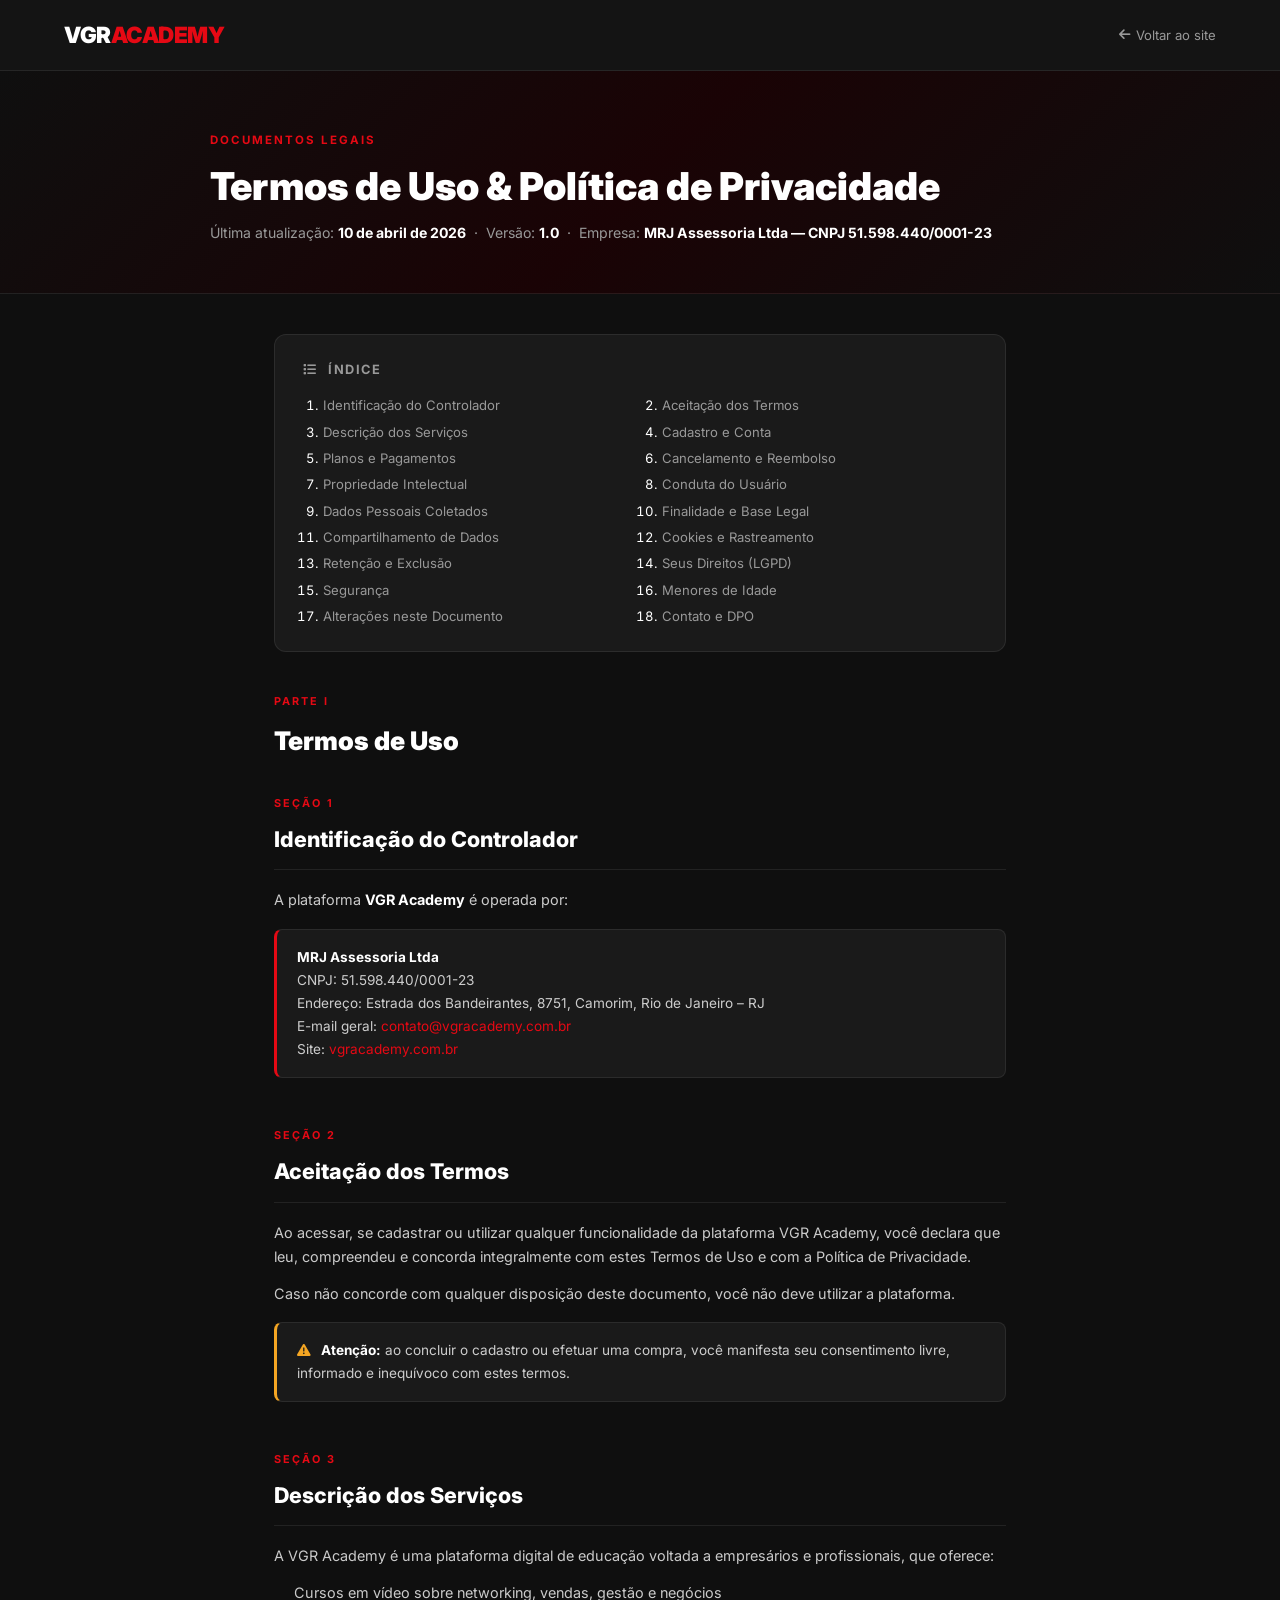
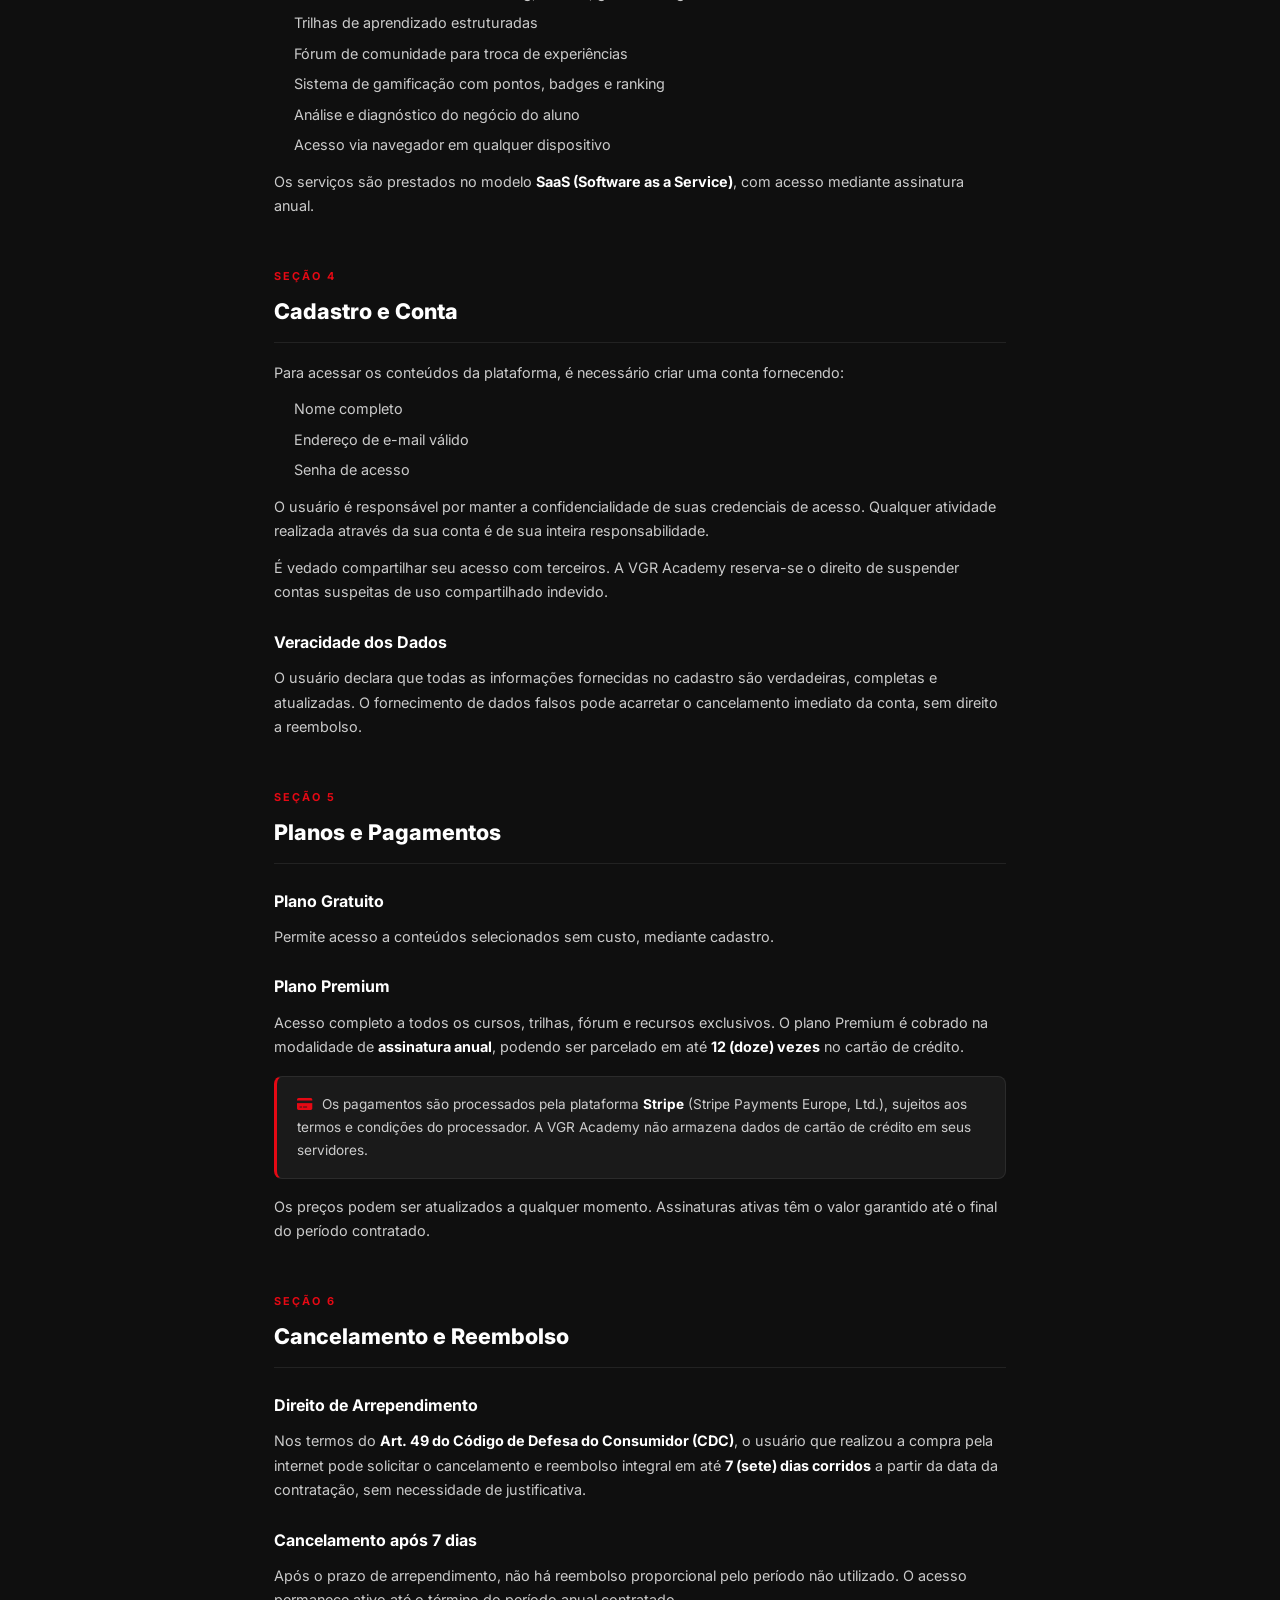
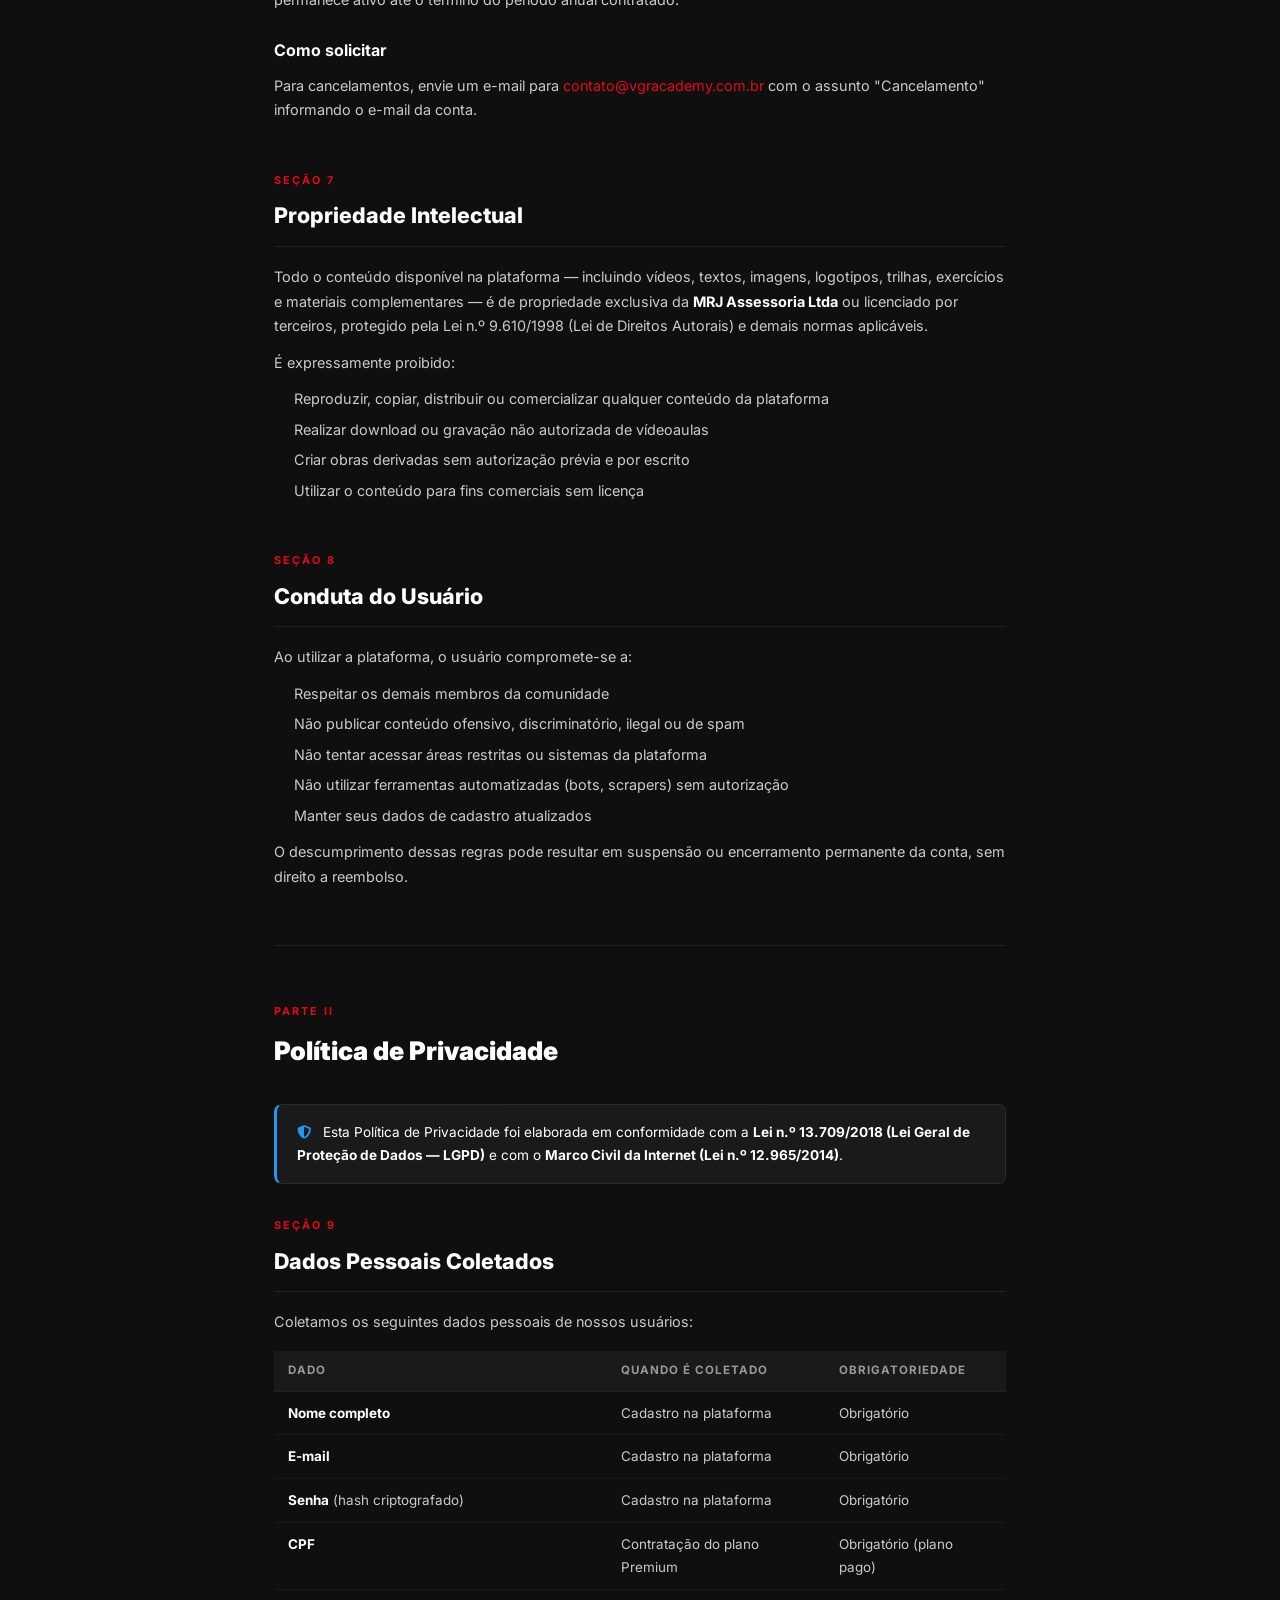
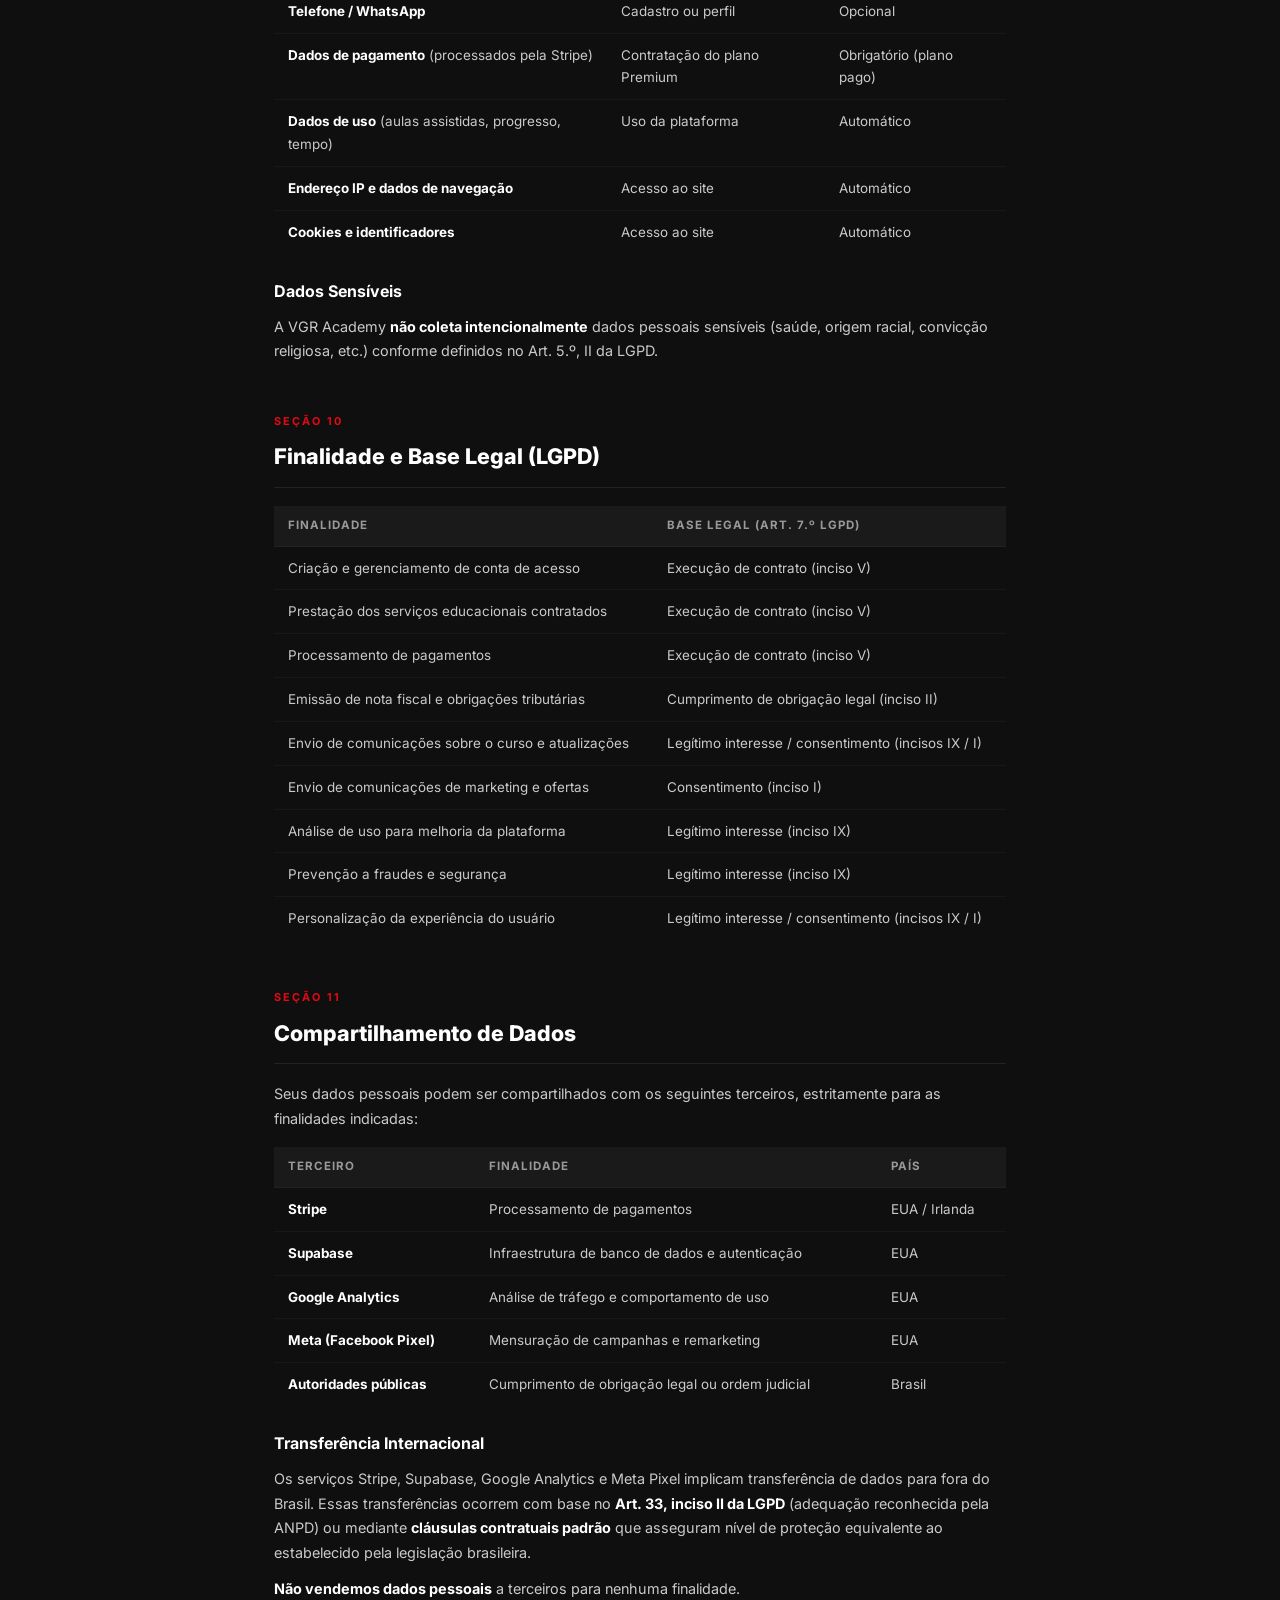
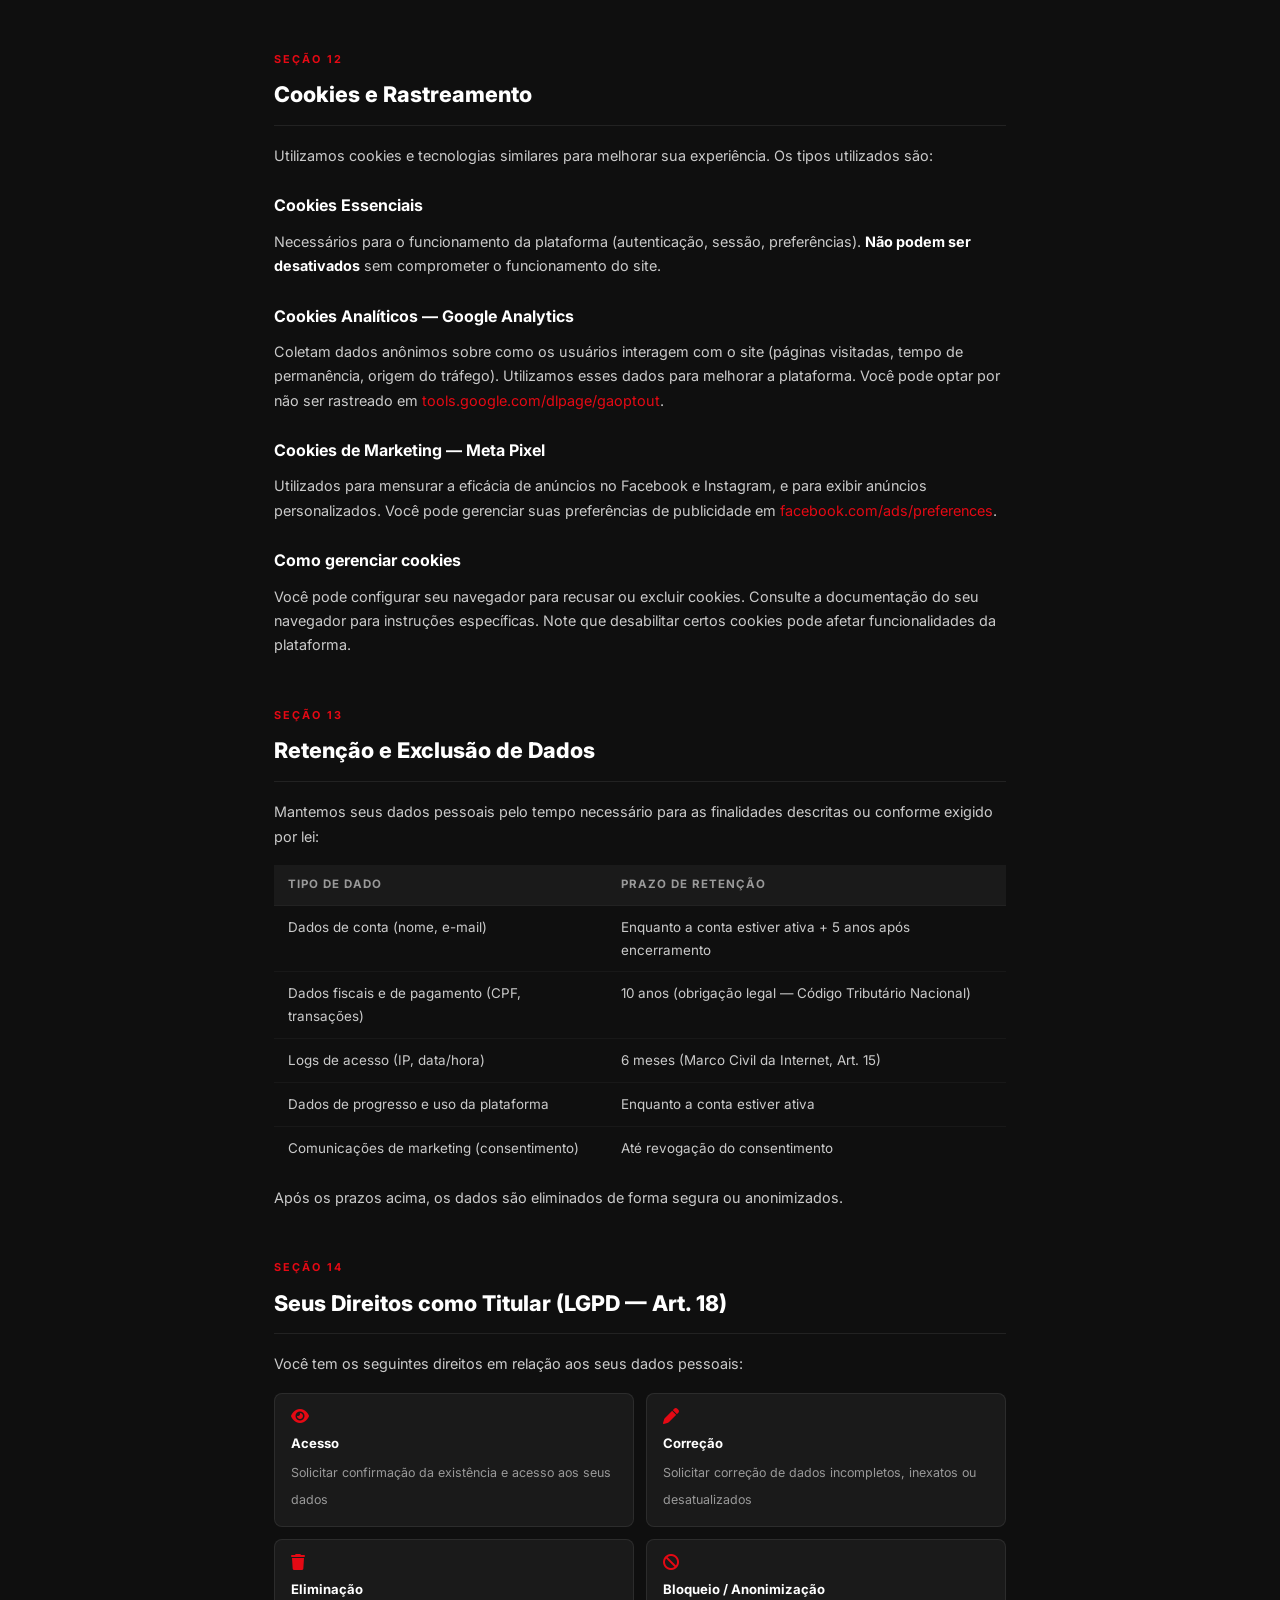
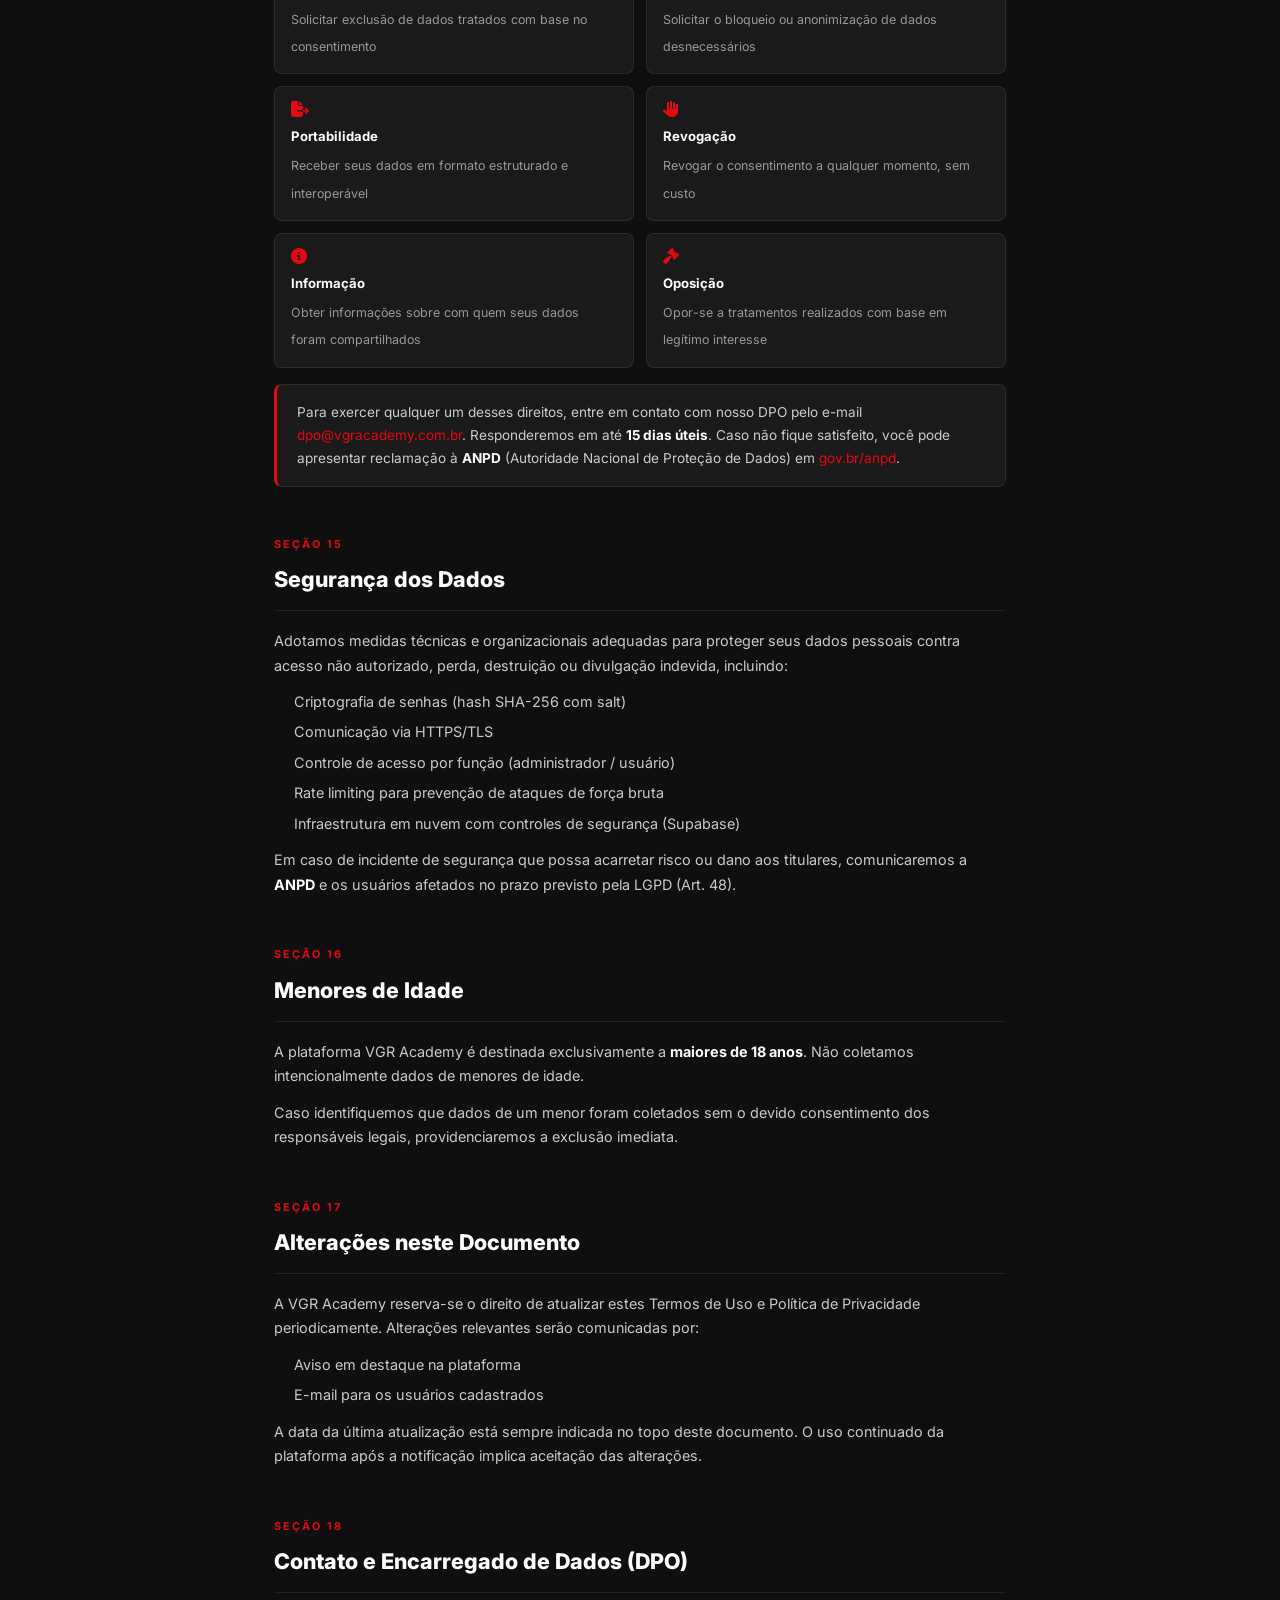
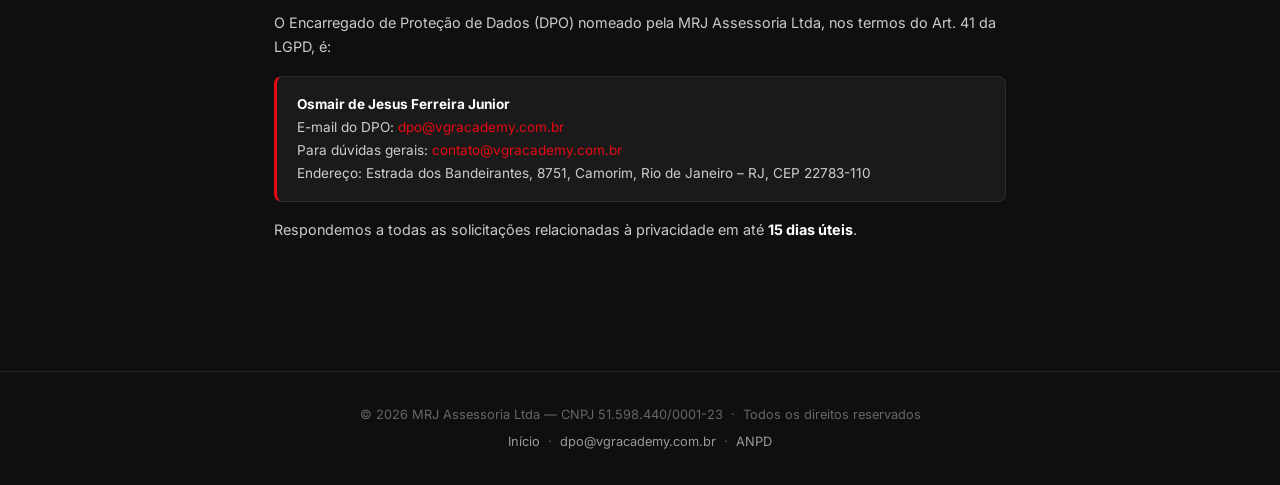
<file: termos.html>
<!DOCTYPE html>
<html lang="pt-BR">
<head>
  <meta charset="UTF-8" />
  <meta name="viewport" content="width=device-width, initial-scale=1.0" />
  <title>Termos de Uso e Política de Privacidade — VGR Academy</title>
  <link rel="stylesheet" href="css/style.css" />
  <link rel="stylesheet" href="https://cdnjs.cloudflare.com/ajax/libs/font-awesome/6.5.0/css/all.min.css" />
  <link href="https://fonts.googleapis.com/css2?family=Inter:wght@300;400;500;600;700;800;900&display=swap" rel="stylesheet" />
  <style>
    :root { --red: #e50914; --bg: #0f0f0f; --bg2: #141414; --bg3: #1a1a1a; --border: rgba(255,255,255,0.08); --white: #fff; --gray: #999; --gray2: #666; }
    * { box-sizing: border-box; margin: 0; padding: 0; }
    body { background: var(--bg); color: var(--white); font-family: 'Inter', sans-serif; line-height: 1.7; }

    /* NAV */
    .t-nav { background: var(--bg2); border-bottom: 1px solid var(--border); padding: 16px 5%; display: flex; align-items: center; justify-content: space-between; position: sticky; top: 0; z-index: 100; }
    .t-logo { font-size: 1.4rem; font-weight: 900; letter-spacing: -0.5px; text-decoration: none; color: var(--white); }
    .t-logo span { color: var(--red); }
    .t-back { font-size: 0.82rem; color: var(--gray); text-decoration: none; display: flex; align-items: center; gap: 6px; transition: color 0.2s; }
    .t-back:hover { color: var(--white); }

    /* HERO */
    .t-hero { background: linear-gradient(135deg, #0f0f0f 0%, #1a0305 50%, #0f0f0f 100%); padding: 60px 5% 48px; border-bottom: 1px solid var(--border); }
    .t-hero-inner { max-width: 860px; margin: 0 auto; }
    .t-eyebrow { font-size: 0.72rem; font-weight: 700; letter-spacing: 2px; text-transform: uppercase; color: var(--red); margin-bottom: 12px; }
    .t-hero h1 { font-size: clamp(1.6rem, 3vw, 2.4rem); font-weight: 900; line-height: 1.2; margin-bottom: 12px; }
    .t-hero p { color: var(--gray); font-size: 0.88rem; }
    .t-hero p strong { color: var(--white); }

    /* TOC */
    .t-toc { background: var(--bg3); border: 1px solid var(--border); border-radius: 12px; padding: 24px 28px; margin: 40px auto; max-width: 860px; }
    .t-toc h3 { font-size: 0.8rem; font-weight: 700; letter-spacing: 1.5px; text-transform: uppercase; color: var(--gray); margin-bottom: 14px; }
    .t-toc ol { padding-left: 20px; display: grid; grid-template-columns: 1fr 1fr; gap: 4px 24px; }
    .t-toc li { font-size: 0.82rem; }
    .t-toc a { color: var(--gray); text-decoration: none; transition: color 0.2s; }
    .t-toc a:hover { color: var(--red); }
    @media (max-width: 600px) { .t-toc ol { grid-template-columns: 1fr; } }

    /* CONTENT */
    .t-content { max-width: 860px; margin: 0 auto; padding: 0 5% 80px; }

    .t-divider { border: none; border-top: 1px solid var(--border); margin: 56px 0; }

    .t-section { margin-bottom: 48px; scroll-margin-top: 80px; }
    .t-section-label { font-size: 0.68rem; font-weight: 700; letter-spacing: 2px; text-transform: uppercase; color: var(--red); margin-bottom: 8px; }
    .t-section h2 { font-size: 1.35rem; font-weight: 800; margin-bottom: 18px; padding-bottom: 12px; border-bottom: 1px solid var(--border); }
    .t-section h3 { font-size: 1rem; font-weight: 700; margin: 24px 0 10px; color: var(--white); }
    .t-section p { font-size: 0.9rem; color: rgba(255,255,255,0.78); margin-bottom: 12px; }
    .t-section ul, .t-section ol { padding-left: 20px; margin-bottom: 12px; }
    .t-section li { font-size: 0.9rem; color: rgba(255,255,255,0.78); margin-bottom: 6px; }
    .t-section strong { color: var(--white); }
    .t-section a { color: var(--red); text-decoration: none; }
    .t-section a:hover { text-decoration: underline; }

    /* HIGHLIGHT BOX */
    .t-box { background: var(--bg3); border: 1px solid var(--border); border-left: 3px solid var(--red); border-radius: 8px; padding: 16px 20px; margin: 16px 0; }
    .t-box p { margin: 0; font-size: 0.85rem; }
    .t-box.info { border-left-color: #2196f3; }
    .t-box.warn { border-left-color: #f5a623; }

    /* RIGHTS GRID */
    .rights-grid { display: grid; grid-template-columns: repeat(auto-fill, minmax(240px, 1fr)); gap: 12px; margin: 16px 0; }
    .right-card { background: var(--bg3); border: 1px solid var(--border); border-radius: 8px; padding: 14px 16px; }
    .right-card i { color: var(--red); font-size: 1rem; margin-bottom: 8px; display: block; }
    .right-card strong { font-size: 0.82rem; display: block; margin-bottom: 4px; }
    .right-card span { font-size: 0.78rem; color: var(--gray); }

    /* TABLE */
    .t-table { width: 100%; border-collapse: collapse; margin: 16px 0; font-size: 0.84rem; }
    .t-table th { background: var(--bg3); color: var(--gray); font-size: 0.72rem; font-weight: 700; text-transform: uppercase; letter-spacing: 1px; padding: 10px 14px; text-align: left; border-bottom: 1px solid var(--border); }
    .t-table td { padding: 10px 14px; border-bottom: 1px solid rgba(255,255,255,0.04); color: rgba(255,255,255,0.78); vertical-align: top; }
    .t-table tr:last-child td { border-bottom: none; }

    /* UPDATED */
    .t-updated { text-align: center; padding: 32px 5%; border-top: 1px solid var(--border); font-size: 0.8rem; color: var(--gray2); }
    .t-updated a { color: var(--gray); text-decoration: none; }
    .t-updated a:hover { color: var(--red); }
  </style>
</head>
<body>

  <!-- NAV -->
  <nav class="t-nav">
    <a href="landing.html" class="t-logo">VGR<span>ACADEMY</span></a>
    <a href="landing.html" class="t-back"><i class="fas fa-arrow-left"></i> Voltar ao site</a>
  </nav>

  <!-- HERO -->
  <div class="t-hero">
    <div class="t-hero-inner">
      <div class="t-eyebrow">Documentos Legais</div>
      <h1>Termos de Uso &amp; Política de Privacidade</h1>
      <p>
        Última atualização: <strong>10 de abril de 2026</strong> &nbsp;·&nbsp;
        Versão: <strong>1.0</strong> &nbsp;·&nbsp;
        Empresa: <strong>MRJ Assessoria Ltda — CNPJ 51.598.440/0001-23</strong>
      </p>
    </div>
  </div>

  <div class="t-content">

    <!-- ÍNDICE -->
    <div class="t-toc">
      <h3><i class="fas fa-list" style="margin-right:6px"></i> Índice</h3>
      <ol>
        <li><a href="#identificacao">Identificação do Controlador</a></li>
        <li><a href="#aceitacao">Aceitação dos Termos</a></li>
        <li><a href="#servicos">Descrição dos Serviços</a></li>
        <li><a href="#cadastro">Cadastro e Conta</a></li>
        <li><a href="#planos">Planos e Pagamentos</a></li>
        <li><a href="#cancelamento">Cancelamento e Reembolso</a></li>
        <li><a href="#propriedade">Propriedade Intelectual</a></li>
        <li><a href="#conduta">Conduta do Usuário</a></li>
        <li><a href="#dados">Dados Pessoais Coletados</a></li>
        <li><a href="#finalidade">Finalidade e Base Legal</a></li>
        <li><a href="#compartilhamento">Compartilhamento de Dados</a></li>
        <li><a href="#cookies">Cookies e Rastreamento</a></li>
        <li><a href="#retencao">Retenção e Exclusão</a></li>
        <li><a href="#direitos">Seus Direitos (LGPD)</a></li>
        <li><a href="#seguranca">Segurança</a></li>
        <li><a href="#menores">Menores de Idade</a></li>
        <li><a href="#alteracoes">Alterações neste Documento</a></li>
        <li><a href="#contato">Contato e DPO</a></li>
      </ol>
    </div>

    <!-- ============================
         PARTE I — TERMOS DE USO
         ============================ -->
    <div class="t-section-label" style="margin-top:8px">Parte I</div>
    <h2 style="font-size:1.6rem;font-weight:900;margin-bottom:32px">Termos de Uso</h2>

    <div class="t-section" id="identificacao">
      <div class="t-section-label">Seção 1</div>
      <h2>Identificação do Controlador</h2>
      <p>A plataforma <strong>VGR Academy</strong> é operada por:</p>
      <div class="t-box">
        <p>
          <strong>MRJ Assessoria Ltda</strong><br>
          CNPJ: 51.598.440/0001-23<br>
          Endereço: Estrada dos Bandeirantes, 8751, Camorim, Rio de Janeiro – RJ<br>
          E-mail geral: <a href="mailto:contato@vgracademy.com.br">contato@vgracademy.com.br</a><br>
          Site: <a href="https://vgracademy.com.br">vgracademy.com.br</a>
        </p>
      </div>
    </div>

    <div class="t-section" id="aceitacao">
      <div class="t-section-label">Seção 2</div>
      <h2>Aceitação dos Termos</h2>
      <p>Ao acessar, se cadastrar ou utilizar qualquer funcionalidade da plataforma VGR Academy, você declara que leu, compreendeu e concorda integralmente com estes Termos de Uso e com a Política de Privacidade.</p>
      <p>Caso não concorde com qualquer disposição deste documento, você não deve utilizar a plataforma.</p>
      <div class="t-box warn">
        <p><i class="fas fa-exclamation-triangle" style="color:#f5a623;margin-right:6px"></i> <strong>Atenção:</strong> ao concluir o cadastro ou efetuar uma compra, você manifesta seu consentimento livre, informado e inequívoco com estes termos.</p>
      </div>
    </div>

    <div class="t-section" id="servicos">
      <div class="t-section-label">Seção 3</div>
      <h2>Descrição dos Serviços</h2>
      <p>A VGR Academy é uma plataforma digital de educação voltada a empresários e profissionais, que oferece:</p>
      <ul>
        <li>Cursos em vídeo sobre networking, vendas, gestão e negócios</li>
        <li>Trilhas de aprendizado estruturadas</li>
        <li>Fórum de comunidade para troca de experiências</li>
        <li>Sistema de gamificação com pontos, badges e ranking</li>
        <li>Análise e diagnóstico do negócio do aluno</li>
        <li>Acesso via navegador em qualquer dispositivo</li>
      </ul>
      <p>Os serviços são prestados no modelo <strong>SaaS (Software as a Service)</strong>, com acesso mediante assinatura anual.</p>
    </div>

    <div class="t-section" id="cadastro">
      <div class="t-section-label">Seção 4</div>
      <h2>Cadastro e Conta</h2>
      <p>Para acessar os conteúdos da plataforma, é necessário criar uma conta fornecendo:</p>
      <ul>
        <li>Nome completo</li>
        <li>Endereço de e-mail válido</li>
        <li>Senha de acesso</li>
      </ul>
      <p>O usuário é responsável por manter a confidencialidade de suas credenciais de acesso. Qualquer atividade realizada através da sua conta é de sua inteira responsabilidade.</p>
      <p>É vedado compartilhar seu acesso com terceiros. A VGR Academy reserva-se o direito de suspender contas suspeitas de uso compartilhado indevido.</p>
      <h3>Veracidade dos Dados</h3>
      <p>O usuário declara que todas as informações fornecidas no cadastro são verdadeiras, completas e atualizadas. O fornecimento de dados falsos pode acarretar o cancelamento imediato da conta, sem direito a reembolso.</p>
    </div>

    <div class="t-section" id="planos">
      <div class="t-section-label">Seção 5</div>
      <h2>Planos e Pagamentos</h2>
      <h3>Plano Gratuito</h3>
      <p>Permite acesso a conteúdos selecionados sem custo, mediante cadastro.</p>
      <h3>Plano Premium</h3>
      <p>Acesso completo a todos os cursos, trilhas, fórum e recursos exclusivos. O plano Premium é cobrado na modalidade de <strong>assinatura anual</strong>, podendo ser parcelado em até <strong>12 (doze) vezes</strong> no cartão de crédito.</p>
      <div class="t-box">
        <p><i class="fas fa-credit-card" style="color:var(--red);margin-right:6px"></i> Os pagamentos são processados pela plataforma <strong>Stripe</strong> (Stripe Payments Europe, Ltd.), sujeitos aos termos e condições do processador. A VGR Academy não armazena dados de cartão de crédito em seus servidores.</p>
      </div>
      <p>Os preços podem ser atualizados a qualquer momento. Assinaturas ativas têm o valor garantido até o final do período contratado.</p>
    </div>

    <div class="t-section" id="cancelamento">
      <div class="t-section-label">Seção 6</div>
      <h2>Cancelamento e Reembolso</h2>
      <h3>Direito de Arrependimento</h3>
      <p>Nos termos do <strong>Art. 49 do Código de Defesa do Consumidor (CDC)</strong>, o usuário que realizou a compra pela internet pode solicitar o cancelamento e reembolso integral em até <strong>7 (sete) dias corridos</strong> a partir da data da contratação, sem necessidade de justificativa.</p>
      <h3>Cancelamento após 7 dias</h3>
      <p>Após o prazo de arrependimento, não há reembolso proporcional pelo período não utilizado. O acesso permanece ativo até o término do período anual contratado.</p>
      <h3>Como solicitar</h3>
      <p>Para cancelamentos, envie um e-mail para <a href="mailto:contato@vgracademy.com.br">contato@vgracademy.com.br</a> com o assunto "Cancelamento" informando o e-mail da conta.</p>
    </div>

    <div class="t-section" id="propriedade">
      <div class="t-section-label">Seção 7</div>
      <h2>Propriedade Intelectual</h2>
      <p>Todo o conteúdo disponível na plataforma — incluindo vídeos, textos, imagens, logotipos, trilhas, exercícios e materiais complementares — é de propriedade exclusiva da <strong>MRJ Assessoria Ltda</strong> ou licenciado por terceiros, protegido pela Lei n.º 9.610/1998 (Lei de Direitos Autorais) e demais normas aplicáveis.</p>
      <p>É expressamente proibido:</p>
      <ul>
        <li>Reproduzir, copiar, distribuir ou comercializar qualquer conteúdo da plataforma</li>
        <li>Realizar download ou gravação não autorizada de vídeoaulas</li>
        <li>Criar obras derivadas sem autorização prévia e por escrito</li>
        <li>Utilizar o conteúdo para fins comerciais sem licença</li>
      </ul>
    </div>

    <div class="t-section" id="conduta">
      <div class="t-section-label">Seção 8</div>
      <h2>Conduta do Usuário</h2>
      <p>Ao utilizar a plataforma, o usuário compromete-se a:</p>
      <ul>
        <li>Respeitar os demais membros da comunidade</li>
        <li>Não publicar conteúdo ofensivo, discriminatório, ilegal ou de spam</li>
        <li>Não tentar acessar áreas restritas ou sistemas da plataforma</li>
        <li>Não utilizar ferramentas automatizadas (bots, scrapers) sem autorização</li>
        <li>Manter seus dados de cadastro atualizados</li>
      </ul>
      <p>O descumprimento dessas regras pode resultar em suspensão ou encerramento permanente da conta, sem direito a reembolso.</p>
    </div>

    <hr class="t-divider">

    <!-- ============================
         PARTE II — PRIVACIDADE
         ============================ -->
    <div id="privacidade" class="t-section-label">Parte II</div>
    <h2 style="font-size:1.6rem;font-weight:900;margin-bottom:32px">Política de Privacidade</h2>

    <div class="t-box info" style="margin-bottom:32px">
      <p><i class="fas fa-shield-halved" style="color:#2196f3;margin-right:8px"></i> Esta Política de Privacidade foi elaborada em conformidade com a <strong>Lei n.º 13.709/2018 (Lei Geral de Proteção de Dados — LGPD)</strong> e com o <strong>Marco Civil da Internet (Lei n.º 12.965/2014)</strong>.</p>
    </div>

    <div class="t-section" id="dados">
      <div class="t-section-label">Seção 9</div>
      <h2>Dados Pessoais Coletados</h2>
      <p>Coletamos os seguintes dados pessoais de nossos usuários:</p>

      <table class="t-table">
        <thead>
          <tr>
            <th>Dado</th>
            <th>Quando é coletado</th>
            <th>Obrigatoriedade</th>
          </tr>
        </thead>
        <tbody>
          <tr><td><strong>Nome completo</strong></td><td>Cadastro na plataforma</td><td>Obrigatório</td></tr>
          <tr><td><strong>E-mail</strong></td><td>Cadastro na plataforma</td><td>Obrigatório</td></tr>
          <tr><td><strong>Senha</strong> (hash criptografado)</td><td>Cadastro na plataforma</td><td>Obrigatório</td></tr>
          <tr><td><strong>CPF</strong></td><td>Contratação do plano Premium</td><td>Obrigatório (plano pago)</td></tr>
          <tr><td><strong>Telefone / WhatsApp</strong></td><td>Cadastro ou perfil</td><td>Opcional</td></tr>
          <tr><td><strong>Dados de pagamento</strong> (processados pela Stripe)</td><td>Contratação do plano Premium</td><td>Obrigatório (plano pago)</td></tr>
          <tr><td><strong>Dados de uso</strong> (aulas assistidas, progresso, tempo)</td><td>Uso da plataforma</td><td>Automático</td></tr>
          <tr><td><strong>Endereço IP e dados de navegação</strong></td><td>Acesso ao site</td><td>Automático</td></tr>
          <tr><td><strong>Cookies e identificadores</strong></td><td>Acesso ao site</td><td>Automático</td></tr>
        </tbody>
      </table>

      <h3>Dados Sensíveis</h3>
      <p>A VGR Academy <strong>não coleta intencionalmente</strong> dados pessoais sensíveis (saúde, origem racial, convicção religiosa, etc.) conforme definidos no Art. 5.º, II da LGPD.</p>
    </div>

    <div class="t-section" id="finalidade">
      <div class="t-section-label">Seção 10</div>
      <h2>Finalidade e Base Legal (LGPD)</h2>
      <table class="t-table">
        <thead>
          <tr>
            <th>Finalidade</th>
            <th>Base Legal (Art. 7.º LGPD)</th>
          </tr>
        </thead>
        <tbody>
          <tr><td>Criação e gerenciamento de conta de acesso</td><td>Execução de contrato (inciso V)</td></tr>
          <tr><td>Prestação dos serviços educacionais contratados</td><td>Execução de contrato (inciso V)</td></tr>
          <tr><td>Processamento de pagamentos</td><td>Execução de contrato (inciso V)</td></tr>
          <tr><td>Emissão de nota fiscal e obrigações tributárias</td><td>Cumprimento de obrigação legal (inciso II)</td></tr>
          <tr><td>Envio de comunicações sobre o curso e atualizações</td><td>Legítimo interesse / consentimento (incisos IX / I)</td></tr>
          <tr><td>Envio de comunicações de marketing e ofertas</td><td>Consentimento (inciso I)</td></tr>
          <tr><td>Análise de uso para melhoria da plataforma</td><td>Legítimo interesse (inciso IX)</td></tr>
          <tr><td>Prevenção a fraudes e segurança</td><td>Legítimo interesse (inciso IX)</td></tr>
          <tr><td>Personalização da experiência do usuário</td><td>Legítimo interesse / consentimento (incisos IX / I)</td></tr>
        </tbody>
      </table>
    </div>

    <div class="t-section" id="compartilhamento">
      <div class="t-section-label">Seção 11</div>
      <h2>Compartilhamento de Dados</h2>
      <p>Seus dados pessoais podem ser compartilhados com os seguintes terceiros, estritamente para as finalidades indicadas:</p>

      <table class="t-table">
        <thead>
          <tr>
            <th>Terceiro</th>
            <th>Finalidade</th>
            <th>País</th>
          </tr>
        </thead>
        <tbody>
          <tr><td><strong>Stripe</strong></td><td>Processamento de pagamentos</td><td>EUA / Irlanda</td></tr>
          <tr><td><strong>Supabase</strong></td><td>Infraestrutura de banco de dados e autenticação</td><td>EUA</td></tr>
          <tr><td><strong>Google Analytics</strong></td><td>Análise de tráfego e comportamento de uso</td><td>EUA</td></tr>
          <tr><td><strong>Meta (Facebook Pixel)</strong></td><td>Mensuração de campanhas e remarketing</td><td>EUA</td></tr>
          <tr><td><strong>Autoridades públicas</strong></td><td>Cumprimento de obrigação legal ou ordem judicial</td><td>Brasil</td></tr>
        </tbody>
      </table>

      <h3>Transferência Internacional</h3>
      <p>Os serviços Stripe, Supabase, Google Analytics e Meta Pixel implicam transferência de dados para fora do Brasil. Essas transferências ocorrem com base no <strong>Art. 33, inciso II da LGPD</strong> (adequação reconhecida pela ANPD) ou mediante <strong>cláusulas contratuais padrão</strong> que asseguram nível de proteção equivalente ao estabelecido pela legislação brasileira.</p>
      <p><strong>Não vendemos dados pessoais</strong> a terceiros para nenhuma finalidade.</p>
    </div>

    <div class="t-section" id="cookies">
      <div class="t-section-label">Seção 12</div>
      <h2>Cookies e Rastreamento</h2>
      <p>Utilizamos cookies e tecnologias similares para melhorar sua experiência. Os tipos utilizados são:</p>

      <h3>Cookies Essenciais</h3>
      <p>Necessários para o funcionamento da plataforma (autenticação, sessão, preferências). <strong>Não podem ser desativados</strong> sem comprometer o funcionamento do site.</p>

      <h3>Cookies Analíticos — Google Analytics</h3>
      <p>Coletam dados anônimos sobre como os usuários interagem com o site (páginas visitadas, tempo de permanência, origem do tráfego). Utilizamos esses dados para melhorar a plataforma. Você pode optar por não ser rastreado em <a href="https://tools.google.com/dlpage/gaoptout" target="_blank" rel="noopener">tools.google.com/dlpage/gaoptout</a>.</p>

      <h3>Cookies de Marketing — Meta Pixel</h3>
      <p>Utilizados para mensurar a eficácia de anúncios no Facebook e Instagram, e para exibir anúncios personalizados. Você pode gerenciar suas preferências de publicidade em <a href="https://www.facebook.com/ads/preferences" target="_blank" rel="noopener">facebook.com/ads/preferences</a>.</p>

      <h3>Como gerenciar cookies</h3>
      <p>Você pode configurar seu navegador para recusar ou excluir cookies. Consulte a documentação do seu navegador para instruções específicas. Note que desabilitar certos cookies pode afetar funcionalidades da plataforma.</p>
    </div>

    <div class="t-section" id="retencao">
      <div class="t-section-label">Seção 13</div>
      <h2>Retenção e Exclusão de Dados</h2>
      <p>Mantemos seus dados pessoais pelo tempo necessário para as finalidades descritas ou conforme exigido por lei:</p>
      <table class="t-table">
        <thead>
          <tr><th>Tipo de Dado</th><th>Prazo de Retenção</th></tr>
        </thead>
        <tbody>
          <tr><td>Dados de conta (nome, e-mail)</td><td>Enquanto a conta estiver ativa + 5 anos após encerramento</td></tr>
          <tr><td>Dados fiscais e de pagamento (CPF, transações)</td><td>10 anos (obrigação legal — Código Tributário Nacional)</td></tr>
          <tr><td>Logs de acesso (IP, data/hora)</td><td>6 meses (Marco Civil da Internet, Art. 15)</td></tr>
          <tr><td>Dados de progresso e uso da plataforma</td><td>Enquanto a conta estiver ativa</td></tr>
          <tr><td>Comunicações de marketing (consentimento)</td><td>Até revogação do consentimento</td></tr>
        </tbody>
      </table>
      <p>Após os prazos acima, os dados são eliminados de forma segura ou anonimizados.</p>
    </div>

    <div class="t-section" id="direitos">
      <div class="t-section-label">Seção 14</div>
      <h2>Seus Direitos como Titular (LGPD — Art. 18)</h2>
      <p>Você tem os seguintes direitos em relação aos seus dados pessoais:</p>
      <div class="rights-grid">
        <div class="right-card">
          <i class="fas fa-eye"></i>
          <strong>Acesso</strong>
          <span>Solicitar confirmação da existência e acesso aos seus dados</span>
        </div>
        <div class="right-card">
          <i class="fas fa-pen"></i>
          <strong>Correção</strong>
          <span>Solicitar correção de dados incompletos, inexatos ou desatualizados</span>
        </div>
        <div class="right-card">
          <i class="fas fa-trash"></i>
          <strong>Eliminação</strong>
          <span>Solicitar exclusão de dados tratados com base no consentimento</span>
        </div>
        <div class="right-card">
          <i class="fas fa-ban"></i>
          <strong>Bloqueio / Anonimização</strong>
          <span>Solicitar o bloqueio ou anonimização de dados desnecessários</span>
        </div>
        <div class="right-card">
          <i class="fas fa-file-export"></i>
          <strong>Portabilidade</strong>
          <span>Receber seus dados em formato estruturado e interoperável</span>
        </div>
        <div class="right-card">
          <i class="fas fa-hand-paper"></i>
          <strong>Revogação</strong>
          <span>Revogar o consentimento a qualquer momento, sem custo</span>
        </div>
        <div class="right-card">
          <i class="fas fa-info-circle"></i>
          <strong>Informação</strong>
          <span>Obter informações sobre com quem seus dados foram compartilhados</span>
        </div>
        <div class="right-card">
          <i class="fas fa-gavel"></i>
          <strong>Oposição</strong>
          <span>Opor-se a tratamentos realizados com base em legítimo interesse</span>
        </div>
      </div>
      <div class="t-box" style="margin-top:16px">
        <p>Para exercer qualquer um desses direitos, entre em contato com nosso DPO pelo e-mail <a href="mailto:dpo@vgracademy.com.br">dpo@vgracademy.com.br</a>. Responderemos em até <strong>15 dias úteis</strong>. Caso não fique satisfeito, você pode apresentar reclamação à <strong>ANPD</strong> (Autoridade Nacional de Proteção de Dados) em <a href="https://www.gov.br/anpd" target="_blank" rel="noopener">gov.br/anpd</a>.</p>
      </div>
    </div>

    <div class="t-section" id="seguranca">
      <div class="t-section-label">Seção 15</div>
      <h2>Segurança dos Dados</h2>
      <p>Adotamos medidas técnicas e organizacionais adequadas para proteger seus dados pessoais contra acesso não autorizado, perda, destruição ou divulgação indevida, incluindo:</p>
      <ul>
        <li>Criptografia de senhas (hash SHA-256 com salt)</li>
        <li>Comunicação via HTTPS/TLS</li>
        <li>Controle de acesso por função (administrador / usuário)</li>
        <li>Rate limiting para prevenção de ataques de força bruta</li>
        <li>Infraestrutura em nuvem com controles de segurança (Supabase)</li>
      </ul>
      <p>Em caso de incidente de segurança que possa acarretar risco ou dano aos titulares, comunicaremos a <strong>ANPD</strong> e os usuários afetados no prazo previsto pela LGPD (Art. 48).</p>
    </div>

    <div class="t-section" id="menores">
      <div class="t-section-label">Seção 16</div>
      <h2>Menores de Idade</h2>
      <p>A plataforma VGR Academy é destinada exclusivamente a <strong>maiores de 18 anos</strong>. Não coletamos intencionalmente dados de menores de idade.</p>
      <p>Caso identifiquemos que dados de um menor foram coletados sem o devido consentimento dos responsáveis legais, providenciaremos a exclusão imediata.</p>
    </div>

    <div class="t-section" id="alteracoes">
      <div class="t-section-label">Seção 17</div>
      <h2>Alterações neste Documento</h2>
      <p>A VGR Academy reserva-se o direito de atualizar estes Termos de Uso e Política de Privacidade periodicamente. Alterações relevantes serão comunicadas por:</p>
      <ul>
        <li>Aviso em destaque na plataforma</li>
        <li>E-mail para os usuários cadastrados</li>
      </ul>
      <p>A data da última atualização está sempre indicada no topo deste documento. O uso continuado da plataforma após a notificação implica aceitação das alterações.</p>
    </div>

    <div class="t-section" id="contato">
      <div class="t-section-label">Seção 18</div>
      <h2>Contato e Encarregado de Dados (DPO)</h2>
      <p>O Encarregado de Proteção de Dados (DPO) nomeado pela MRJ Assessoria Ltda, nos termos do Art. 41 da LGPD, é:</p>
      <div class="t-box">
        <p>
          <strong>Osmair de Jesus Ferreira Junior</strong><br>
          E-mail do DPO: <a href="mailto:dpo@vgracademy.com.br">dpo@vgracademy.com.br</a><br>
          Para dúvidas gerais: <a href="mailto:contato@vgracademy.com.br">contato@vgracademy.com.br</a><br>
          Endereço: Estrada dos Bandeirantes, 8751, Camorim, Rio de Janeiro – RJ, CEP 22783-110
        </p>
      </div>
      <p>Respondemos a todas as solicitações relacionadas à privacidade em até <strong>15 dias úteis</strong>.</p>
    </div>

  </div><!-- /t-content -->

  <div class="t-updated">
    <p>© 2026 MRJ Assessoria Ltda — CNPJ 51.598.440/0001-23 &nbsp;·&nbsp; Todos os direitos reservados</p>
    <p style="margin-top:6px">
      <a href="landing.html">Início</a> &nbsp;·&nbsp;
      <a href="mailto:dpo@vgracademy.com.br">dpo@vgracademy.com.br</a> &nbsp;·&nbsp;
      <a href="https://www.gov.br/anpd" target="_blank" rel="noopener">ANPD</a>
    </p>
  </div>

</body>
</html>
</file>
<file: css/style.css>
/* ===================================================
   EDUFLIX — MAIN STYLESHEET
   =================================================== */

:root {
  --bg: #0a0a0a;
  --bg2: #141414;
  --bg3: #1c1c1c;
  --bg4: #242424;
  --red: #e50914;
  --red-hover: #f40612;
  --red-dark: #b20710;
  --white: #ffffff;
  --gray: #aaaaaa;
  --gray2: #777777;
  --border: rgba(255,255,255,0.08);
  --card-radius: 8px;
  --transition: 0.25s ease;
  --navbar-h: 68px;
  --font: 'Inter', sans-serif;
  --shadow: 0 8px 40px rgba(0,0,0,0.6);
  --shadow-card: 0 4px 20px rgba(0,0,0,0.5);
}

/* ---- RESET ---- */
*, *::before, *::after { box-sizing: border-box; margin: 0; padding: 0; }
html { scroll-behavior: smooth; }
body {
  font-family: var(--font);
  background: var(--bg);
  color: var(--white);
  overflow-x: hidden;
  min-height: 100vh;
}
a { text-decoration: none; color: inherit; }
ul { list-style: none; }
img { display: block; max-width: 100%; }
button { cursor: pointer; border: none; background: none; font-family: var(--font); }

/* ============================================================
   SCROLLBAR
   ============================================================ */
::-webkit-scrollbar { width: 6px; height: 6px; }
::-webkit-scrollbar-track { background: var(--bg2); }
::-webkit-scrollbar-thumb { background: #444; border-radius: 3px; }
::-webkit-scrollbar-thumb:hover { background: #666; }

/* ============================================================
   NAVBAR
   ============================================================ */
.navbar {
  position: fixed;
  top: 0; left: 0; right: 0;
  z-index: 1000;
  height: var(--navbar-h);
  display: flex;
  align-items: center;
  justify-content: space-between;
  padding: 0 4%;
  background: linear-gradient(to bottom, rgba(0,0,0,0.95) 0%, transparent 100%);
  transition: background var(--transition);
}
.navbar.scrolled {
  background: rgba(10,10,10,0.98);
  box-shadow: 0 2px 20px rgba(0,0,0,0.5);
}
.navbar-left { display: flex; align-items: center; gap: 32px; }
.navbar-right { display: flex; align-items: center; gap: 16px; }

.logo {
  font-size: 1.8rem;
  font-weight: 900;
  color: var(--white);
  letter-spacing: -1px;
}
.logo span { color: var(--red); }

.nav-links { display: flex; gap: 20px; }
.nav-links a {
  font-size: 0.875rem;
  font-weight: 500;
  color: rgba(255,255,255,0.75);
  transition: color var(--transition);
  white-space: nowrap;
}
.nav-links a:hover, .nav-links a.active { color: var(--white); }

/* Search */
.btn-search {
  color: var(--white);
  font-size: 1.1rem;
  padding: 6px;
  background: none;
  transition: color var(--transition);
}
.btn-search:hover { color: var(--red); }

.search-bar {
  display: none;
  align-items: center;
  background: rgba(20,20,20,0.95);
  border: 1px solid rgba(255,255,255,0.3);
  border-radius: 4px;
  padding: 6px 12px;
  gap: 8px;
}
.search-bar.active { display: flex; }
.search-bar input {
  background: none;
  border: none;
  outline: none;
  color: var(--white);
  font-size: 0.9rem;
  width: 200px;
  font-family: var(--font);
}
.search-bar input::placeholder { color: var(--gray2); }
.close-search { color: var(--gray); font-size: 0.9rem; }
.close-search:hover { color: var(--white); }

/* Bell */
.notification-bell {
  position: relative;
  font-size: 1.1rem;
  cursor: pointer;
  color: rgba(255,255,255,0.8);
  transition: color var(--transition);
}
.notification-bell:hover { color: var(--white); }
.notification-bell .badge {
  position: absolute;
  top: -6px; right: -6px;
  background: var(--red);
  color: white;
  font-size: 0.6rem;
  font-weight: 700;
  width: 16px; height: 16px;
  border-radius: 50%;
  display: flex; align-items: center; justify-content: center;
}

/* User Menu */
.user-menu { position: relative; }
.avatar {
  display: flex; align-items: center; gap: 8px;
  cursor: pointer;
  padding: 4px 6px;
  border-radius: 6px;
  transition: background var(--transition);
}
.avatar:hover { background: rgba(255,255,255,0.07); }
.avatar img { border-radius: 50%; width: 34px; height: 34px; object-fit: cover; flex-shrink: 0; }
.avatar .user-display-name {
  font-size: 0.82rem;
  font-weight: 600;
  color: rgba(255,255,255,0.9);
  max-width: 90px;
  overflow: hidden;
  text-overflow: ellipsis;
  white-space: nowrap;
}
.avatar .fa-caret-down { font-size: 0.72rem; color: var(--gray); transition: transform var(--transition); }
.user-menu:hover .fa-caret-down,
.dropdown.dropdown-open ~ * .fa-caret-down,
#avatarBtn.active .fa-caret-down { transform: rotate(180deg); }

.dropdown {
  display: none;
  position: absolute;
  top: calc(100% + 10px);
  right: 0;
  background: rgba(18,18,18,0.98);
  border: 1px solid var(--border);
  border-radius: 8px;
  min-width: 190px;
  padding: 8px 0;
  box-shadow: 0 8px 32px rgba(0,0,0,0.6);
  backdrop-filter: blur(16px);
  z-index: 200;
  animation: dropdownFadeIn 0.15s ease;
}
@keyframes dropdownFadeIn {
  from { opacity: 0; transform: translateY(-6px); }
  to   { opacity: 1; transform: translateY(0); }
}
/* Abre por hover (desktop) OU pela classe JS (mobile/click) */
.user-menu:hover .dropdown,
.dropdown.dropdown-open { display: block; }
.dropdown a {
  display: flex;
  align-items: center;
  gap: 10px;
  padding: 10px 16px;
  font-size: 0.875rem;
  color: rgba(255,255,255,0.85);
  transition: background var(--transition), color var(--transition);
}
.dropdown a:hover { background: rgba(255,255,255,0.08); color: var(--white); }
.dropdown a i { width: 16px; color: var(--gray2); }
.dropdown .divider { border-top: 1px solid var(--border); margin: 6px 0; }

/* Hamburger */
.hamburger { display: none; color: var(--white); font-size: 1.3rem; padding: 6px; }

/* Mobile Menu */
.mobile-menu {
  display: none;
  position: fixed;
  top: var(--navbar-h); left: 0; right: 0;
  background: rgba(10,10,10,0.98);
  z-index: 999;
  padding: 16px 0;
  border-bottom: 1px solid var(--border);
  backdrop-filter: blur(20px);
}
.mobile-menu.open { display: block; }
.mobile-menu ul { display: flex; flex-direction: column; }
.mobile-menu a {
  display: flex;
  align-items: center;
  gap: 12px;
  padding: 14px 24px;
  font-size: 1rem;
  color: rgba(255,255,255,0.85);
  border-bottom: 1px solid rgba(255,255,255,0.04);
  transition: background var(--transition);
}
.mobile-menu a:hover { background: rgba(255,255,255,0.06); color: var(--white); }
.mobile-menu a i { width: 20px; color: var(--red); }

/* ============================================================
   HERO
   ============================================================ */
.hero {
  position: relative;
  height: 90vh;
  min-height: 520px;
  max-height: 850px;
  display: flex;
  align-items: flex-end;
  overflow: hidden;
}
.hero-bg { position: absolute; inset: 0; }
.hero-img {
  width: 100%; height: 100%;
  object-fit: cover;
  object-position: center top;
  filter: brightness(0.55);
}
.hero-video {
  display: block; /* obrigatório no iOS Safari */
  width: 100%; height: 100%;
  object-fit: cover;
  object-position: center center;
  filter: brightness(0.55);
  pointer-events: none;
  /* iOS: garante que o vídeo não abre em tela cheia automaticamente */
  -webkit-transform: translateZ(0);
  transform: translateZ(0);
}
.hero-overlay {
  position: absolute; inset: 0;
  background: linear-gradient(
    to right,
    rgba(0,0,0,0.85) 0%,
    rgba(0,0,0,0.4) 50%,
    transparent 100%
  ),
  linear-gradient(
    to top,
    rgba(10,10,10,1) 0%,
    rgba(10,10,10,0.3) 40%,
    transparent 100%
  );
}
.hero-content {
  position: relative;
  z-index: 2;
  max-width: 580px;
  padding: 0 4% 80px;
}
.hero-badge {
  display: inline-flex;
  align-items: center;
  gap: 6px;
  background: var(--red);
  color: white;
  font-size: 0.75rem;
  font-weight: 700;
  padding: 4px 10px;
  border-radius: 4px;
  margin-bottom: 16px;
  text-transform: uppercase;
  letter-spacing: 1px;
}
.hero-title {
  font-size: clamp(2rem, 5vw, 3.5rem);
  font-weight: 900;
  line-height: 1.1;
  margin-bottom: 14px;
  text-shadow: 2px 2px 20px rgba(0,0,0,0.5);
}
.hero-title span { color: var(--red); }
.hero-desc {
  font-size: clamp(0.875rem, 1.5vw, 1.05rem);
  color: rgba(255,255,255,0.85);
  line-height: 1.6;
  margin-bottom: 20px;
  max-width: 480px;
}
.hero-meta {
  display: flex;
  align-items: center;
  gap: 10px;
  margin-bottom: 24px;
  flex-wrap: wrap;
}
.hero-meta span { font-size: 0.875rem; color: rgba(255,255,255,0.75); }
.hero-meta .separator { color: rgba(255,255,255,0.3); }
.hero-meta .rating { color: #ffd700; font-weight: 600; }
.hero-meta .badge-level {
  background: rgba(255,255,255,0.15);
  border: 1px solid rgba(255,255,255,0.3);
  padding: 2px 10px;
  border-radius: 20px;
  font-size: 0.75rem;
}
.hero-actions { display: flex; align-items: center; gap: 12px; flex-wrap: wrap; }

.hero-scroll-indicator {
  position: absolute;
  bottom: 24px;
  left: 50%;
  transform: translateX(-50%);
  z-index: 2;
  animation: bounce 2s infinite;
  color: rgba(255,255,255,0.4);
  font-size: 1.2rem;
}
@keyframes bounce {
  0%, 100% { transform: translateX(-50%) translateY(0); }
  50% { transform: translateX(-50%) translateY(8px); }
}

/* ============================================================
   BUTTONS
   ============================================================ */
.btn-primary {
  display: inline-flex;
  align-items: center;
  gap: 8px;
  background: var(--red);
  color: white;
  font-weight: 700;
  font-size: 0.95rem;
  padding: 12px 28px;
  border-radius: 6px;
  transition: background var(--transition), transform var(--transition), box-shadow var(--transition);
  border: none;
  cursor: pointer;
  font-family: var(--font);
}
.btn-primary:hover {
  background: var(--red-hover);
  transform: translateY(-1px);
  box-shadow: 0 6px 20px rgba(229,9,20,0.4);
}
.btn-primary.btn-sm { padding: 8px 18px; font-size: 0.85rem; }

.btn-secondary {
  display: inline-flex;
  align-items: center;
  gap: 8px;
  background: rgba(255,255,255,0.15);
  color: white;
  font-weight: 600;
  font-size: 0.95rem;
  padding: 12px 24px;
  border-radius: 6px;
  backdrop-filter: blur(4px);
  border: 1px solid rgba(255,255,255,0.2);
  transition: background var(--transition), transform var(--transition);
  cursor: pointer;
  font-family: var(--font);
}
.btn-secondary:hover { background: rgba(255,255,255,0.25); transform: translateY(-1px); }
.btn-secondary.btn-sm { padding: 8px 16px; font-size: 0.85rem; }

.btn-icon {
  width: 44px; height: 44px;
  border-radius: 50%;
  border: 2px solid rgba(255,255,255,0.6);
  color: white;
  font-size: 1.1rem;
  display: flex; align-items: center; justify-content: center;
  transition: border-color var(--transition), background var(--transition);
  background: none;
  cursor: pointer;
}
.btn-icon:hover { border-color: white; background: rgba(255,255,255,0.15); }

/* ============================================================
   CONTINUE WATCHING BANNER
   ============================================================ */
.continue-watching-banner {
  background: linear-gradient(135deg, rgba(229,9,20,0.12) 0%, rgba(20,20,20,0.95) 100%);
  border-top: 1px solid rgba(229,9,20,0.2);
  border-bottom: 1px solid var(--border);
  padding: 20px 0;
}
.container { max-width: 1400px; margin: 0 auto; padding: 0 4%; }
.progress-card-featured {
  display: flex;
  align-items: center;
  gap: 20px;
  max-width: 700px;
}
.progress-card-featured-thumb {
  position: relative;
  width: 140px;
  min-width: 140px;
  border-radius: 8px;
  overflow: hidden;
  cursor: pointer;
}
.progress-card-featured-thumb img {
  width: 100%;
  aspect-ratio: 16/9;
  object-fit: cover;
  transition: transform var(--transition);
}
.progress-card-featured-thumb:hover img { transform: scale(1.05); }
.play-overlay {
  position: absolute;
  inset: 0;
  background: rgba(0,0,0,0.4);
  display: flex;
  align-items: center;
  justify-content: center;
  opacity: 0;
  transition: opacity var(--transition);
}
.progress-card-featured-thumb:hover .play-overlay { opacity: 1; }
.play-overlay i { font-size: 1.5rem; color: white; }
.progress-label {
  font-size: 0.75rem;
  color: var(--red);
  font-weight: 600;
  text-transform: uppercase;
  letter-spacing: 0.5px;
  margin-bottom: 6px;
  display: flex; align-items: center; gap: 6px;
}
.progress-card-featured-info h3 {
  font-size: 1rem;
  font-weight: 700;
  margin-bottom: 10px;
}
.progress-bar-wrap {
  display: flex;
  align-items: center;
  gap: 10px;
  margin-bottom: 12px;
}
.progress-bar {
  flex: 1;
  height: 4px;
  background: rgba(255,255,255,0.15);
  border-radius: 2px;
  overflow: hidden;
}
.progress-fill {
  height: 100%;
  background: var(--red);
  border-radius: 2px;
  transition: width 0.5s ease;
}
.progress-bar-wrap span { font-size: 0.75rem; color: var(--gray); white-space: nowrap; }
.btn-continue {
  display: inline-flex;
  align-items: center;
  gap: 6px;
  background: var(--red);
  color: white;
  font-size: 0.8rem;
  font-weight: 700;
  padding: 8px 16px;
  border-radius: 5px;
  transition: background var(--transition);
}
.btn-continue:hover { background: var(--red-hover); }

/* ============================================================
   MAIN CONTENT
   ============================================================ */
.main-content { padding: 20px 0 60px; }

/* ============================================================
   SECTIONS
   ============================================================ */
.section { padding: 32px 0 8px; }
.section-header {
  display: flex;
  align-items: center;
  justify-content: space-between;
  padding: 0 4%;
  margin-bottom: 16px;
}
.section-header h2 {
  font-size: clamp(1rem, 2vw, 1.3rem);
  font-weight: 700;
  display: flex;
  align-items: center;
  gap: 10px;
}
.section-header h2 i { color: var(--red); font-size: 0.9em; }
.see-all {
  font-size: 0.8rem;
  color: var(--gray);
  display: flex;
  align-items: center;
  gap: 4px;
  transition: color var(--transition);
  white-space: nowrap;
}
.see-all:hover { color: var(--white); }

/* ============================================================
   CAROUSEL
   ============================================================ */
.carousel-wrap {
  position: relative;
  padding: 0 4%;
}
.carousel {
  display: flex;
  gap: 10px;
  overflow-x: auto;
  scroll-snap-type: x mandatory;
  scrollbar-width: none;
  padding-bottom: 16px;
  scroll-behavior: smooth;
}
.carousel::-webkit-scrollbar { display: none; }

.carousel-btn {
  position: absolute;
  top: 50%;
  transform: translateY(-60%);
  z-index: 10;
  background: rgba(10,10,10,0.8);
  color: white;
  width: 44px; height: 80px;
  border-radius: 4px;
  border: none;
  cursor: pointer;
  font-size: 1.1rem;
  display: flex;
  align-items: center;
  justify-content: center;
  transition: background var(--transition), opacity var(--transition);
  opacity: 0;
  backdrop-filter: blur(4px);
}
.carousel-wrap:hover .carousel-btn { opacity: 1; }
.carousel-btn:hover { background: rgba(30,30,30,0.95); }
.carousel-btn.prev { left: 0; border-radius: 0 4px 4px 0; }
.carousel-btn.next { right: 0; border-radius: 4px 0 0 4px; }

/* ============================================================
   COURSE CARD
   ============================================================ */
.course-card {
  position: relative;
  min-width: 220px;
  max-width: 220px;
  scroll-snap-align: start;
  border-radius: var(--card-radius);
  overflow: hidden;
  cursor: pointer;
  transition: transform 0.3s cubic-bezier(0.34,1.56,0.64,1), z-index 0s;
  transform-origin: center center;
  flex-shrink: 0;
  background: var(--bg3);
}
.course-card:hover {
  transform: scale(1.12);
  z-index: 50;
  box-shadow: var(--shadow);
}
/* Fix for edge cards */
.carousel .course-card:first-child:hover { transform-origin: left center; }
.carousel .course-card:last-child:hover { transform-origin: right center; }

.card-thumb {
  position: relative;
  aspect-ratio: 16/9;
  overflow: hidden;
  background: var(--bg4);
}
.card-thumb img {
  width: 100%; height: 100%;
  object-fit: cover;
  transition: transform 0.3s ease;
}
.course-card:hover .card-thumb img { transform: scale(1.05); }

/* ---- CURSO BLOQUEADO (PREMIUM) ---- */
.card-locked { cursor: pointer; }
.card-locked .card-thumb img { filter: brightness(0.35); }
.card-locked:hover .card-thumb img { transform: scale(1.03); filter: brightness(0.4); }

.card-lock-overlay {
  position: absolute;
  inset: 0;
  display: flex;
  flex-direction: column;
  align-items: center;
  justify-content: center;
  gap: 6px;
  pointer-events: none;
}
.card-lock-icon {
  width: 42px; height: 42px;
  background: rgba(229,9,20,0.9);
  border-radius: 50%;
  display: flex; align-items: center; justify-content: center;
  font-size: 1.1rem;
  color: #fff;
  box-shadow: 0 2px 12px rgba(229,9,20,0.5);
}
.card-lock-label {
  font-size: 0.6rem;
  font-weight: 800;
  letter-spacing: 2px;
  color: #ffd700;
  background: rgba(0,0,0,0.6);
  padding: 2px 8px;
  border-radius: 4px;
}
.card-btn-premium {
  background: linear-gradient(135deg, #e50914, #b00710);
  color: #fff;
  border-radius: 6px;
  padding: 5px 10px;
  font-size: 0.72rem;
  font-weight: 700;
  display: flex;
  align-items: center;
  gap: 5px;
}
.card-btn-premium i { color: #ffd700; }

.card-play-btn {
  position: absolute;
  inset: 0;
  background: rgba(0,0,0,0.35);
  display: flex;
  align-items: center;
  justify-content: center;
  opacity: 0;
  transition: opacity var(--transition);
}
.card-play-btn i {
  width: 46px; height: 46px;
  background: var(--red);
  border-radius: 50%;
  display: flex; align-items: center; justify-content: center;
  font-size: 1rem;
  color: white;
  box-shadow: 0 4px 15px rgba(229,9,20,0.5);
  padding-left: 3px;
}
.course-card:hover .card-play-btn { opacity: 1; }

.card-badges {
  position: absolute;
  top: 8px; left: 8px;
  display: flex; gap: 4px; flex-wrap: wrap;
}
.card-badge {
  font-size: 0.65rem;
  font-weight: 700;
  padding: 3px 7px;
  border-radius: 3px;
  text-transform: uppercase;
  letter-spacing: 0.5px;
}
.badge-new { background: var(--red); color: white; }
.badge-hot { background: #ff6b35; color: white; }
.badge-free { background: #00c853; color: white; }
.badge-top { background: #ffd700; color: #000; }

.card-progress {
  position: absolute;
  bottom: 0; left: 0; right: 0;
  height: 3px;
  background: rgba(255,255,255,0.15);
}
.card-progress-fill { height: 100%; background: var(--red); }

.card-body {
  padding: 10px 12px 12px;
  background: var(--bg3);
  transition: background var(--transition);
}
.course-card:hover .card-body { background: var(--bg4); }
.card-title {
  font-size: 0.85rem;
  font-weight: 700;
  margin-bottom: 4px;
  white-space: nowrap;
  overflow: hidden;
  text-overflow: ellipsis;
}
.card-meta {
  display: flex;
  align-items: center;
  gap: 8px;
  font-size: 0.72rem;
  color: var(--gray);
}
.card-meta .star { color: #ffd700; }

/* Expanded Card (on hover) */
.card-expanded {
  display: none;
  padding: 0 12px 12px;
  background: var(--bg4);
  border-top: 1px solid var(--border);
}
.course-card:hover .card-expanded { display: block; }
.card-expanded p {
  font-size: 0.75rem;
  color: var(--gray);
  line-height: 1.5;
  margin-bottom: 10px;
  display: -webkit-box;
  -webkit-line-clamp: 2;
  -webkit-box-orient: vertical;
  overflow: hidden;
}
.card-actions {
  display: flex;
  gap: 6px;
  align-items: center;
}
.card-btn {
  width: 30px; height: 30px;
  border-radius: 50%;
  border: 1.5px solid rgba(255,255,255,0.4);
  color: white;
  font-size: 0.75rem;
  display: flex; align-items: center; justify-content: center;
  transition: border-color var(--transition), background var(--transition);
  background: none;
  cursor: pointer;
}
.card-btn:hover { border-color: white; background: rgba(255,255,255,0.12); }
.card-btn.play-small {
  background: var(--red);
  border-color: var(--red);
  width: 34px; height: 34px;
  font-size: 0.85rem;
}
.card-btn.play-small:hover { background: var(--red-hover); }

/* Top 10 Card */
.top10-card {
  min-width: 260px;
  max-width: 260px;
}
.top10-card .card-thumb { aspect-ratio: 16/9; }
.top10-number {
  position: absolute;
  bottom: -8px;
  left: -4px;
  font-size: 5rem;
  font-weight: 900;
  line-height: 1;
  color: transparent;
  -webkit-text-stroke: 3px var(--white);
  text-shadow: 3px 3px 0 rgba(0,0,0,0.5);
  z-index: 5;
}

/* ============================================================
   CATEGORIES GRID
   ============================================================ */
.categories-grid {
  display: grid;
  grid-template-columns: repeat(auto-fill, minmax(160px, 1fr));
  gap: 12px;
  padding: 0 4%;
}
.category-card {
  background: linear-gradient(135deg, color-mix(in srgb, var(--clr) 20%, var(--bg3)), var(--bg3));
  border: 1px solid color-mix(in srgb, var(--clr) 30%, transparent);
  border-radius: var(--card-radius);
  padding: 20px 16px;
  cursor: pointer;
  transition: transform var(--transition), box-shadow var(--transition), background var(--transition);
  display: flex;
  flex-direction: column;
  gap: 6px;
  position: relative;
  overflow: hidden;
}
.category-card::before {
  content: '';
  position: absolute;
  inset: 0;
  background: color-mix(in srgb, var(--clr) 0%, transparent);
  transition: background var(--transition);
}
.category-card:hover::before { background: color-mix(in srgb, var(--clr) 15%, transparent); }
.category-card:hover { transform: translateY(-4px); box-shadow: 0 8px 30px rgba(0,0,0,0.4); }
.category-card i {
  font-size: 1.6rem;
  color: var(--clr);
  position: relative;
}
.category-card span {
  font-size: 0.9rem;
  font-weight: 700;
  position: relative;
}
.category-card small {
  font-size: 0.72rem;
  color: var(--gray);
  position: relative;
}

/* ============================================================
   MODAL
   ============================================================ */
.modal-overlay {
  display: none;
  position: fixed;
  inset: 0;
  background: rgba(0,0,0,0.75);
  z-index: 2000;
  align-items: center;
  justify-content: center;
  padding: 20px;
  backdrop-filter: blur(4px);
}
.modal-overlay.open { display: flex; }
.modal {
  background: var(--bg2);
  border-radius: 12px;
  width: 100%;
  max-width: 800px;
  max-height: 90vh;
  overflow-y: auto;
  position: relative;
  box-shadow: var(--shadow);
  animation: modalIn 0.3s cubic-bezier(0.34,1.56,0.64,1);
}
@keyframes modalIn {
  from { opacity: 0; transform: scale(0.9) translateY(20px); }
  to { opacity: 1; transform: scale(1) translateY(0); }
}
.modal-close {
  position: absolute;
  top: 12px; right: 12px;
  z-index: 10;
  background: rgba(0,0,0,0.5);
  color: white;
  width: 36px; height: 36px;
  border-radius: 50%;
  display: flex; align-items: center; justify-content: center;
  font-size: 0.9rem;
  transition: background var(--transition);
  cursor: pointer;
}
.modal-close:hover { background: rgba(0,0,0,0.8); }
.modal-hero {
  position: relative;
  aspect-ratio: 16/9;
  overflow: hidden;
  border-radius: 12px 12px 0 0;
}
.modal-hero img { width: 100%; height: 100%; object-fit: cover; }
.modal-hero-overlay {
  position: absolute; inset: 0;
  background: linear-gradient(to top, rgba(20,20,20,1) 0%, transparent 60%);
}
.modal-hero-content {
  position: absolute;
  bottom: 0; left: 0; right: 0;
  padding: 20px 24px;
}
.modal-hero-content h2 {
  font-size: clamp(1.2rem, 3vw, 1.8rem);
  font-weight: 900;
  margin-bottom: 12px;
}
.modal-actions { display: flex; gap: 10px; flex-wrap: wrap; }
.modal-body {
  padding: 20px 24px 28px;
  display: grid;
  grid-template-columns: 1fr auto;
  gap: 20px;
  align-items: start;
}
.modal-info p {
  font-size: 0.9rem;
  color: rgba(255,255,255,0.8);
  line-height: 1.6;
  margin-bottom: 12px;
}
.modal-tags { display: flex; gap: 6px; flex-wrap: wrap; }
.modal-tags span {
  background: rgba(255,255,255,0.08);
  border-radius: 4px;
  padding: 3px 10px;
  font-size: 0.75rem;
  color: var(--gray);
}
.modal-stats {
  display: flex;
  flex-direction: column;
  gap: 12px;
  min-width: 110px;
}
.modal-stats > div {
  display: flex;
  flex-direction: column;
  align-items: flex-end;
  gap: 2px;
}
.modal-stats strong { font-size: 1.1rem; font-weight: 800; }
.modal-stats small { font-size: 0.7rem; color: var(--gray); text-transform: uppercase; letter-spacing: 0.5px; }

/* ============================================================
   FOOTER
   ============================================================ */
.footer {
  background: var(--bg2);
  border-top: 1px solid var(--border);
  padding: 40px 0;
  margin-top: 20px;
}
.footer-inner {
  max-width: 1400px;
  margin: 0 auto;
  padding: 0 4%;
  display: flex;
  flex-direction: column;
  align-items: center;
  gap: 20px;
}
.footer-logo {
  font-size: 1.6rem;
  font-weight: 900;
  letter-spacing: -0.5px;
}
.footer-logo span { color: var(--red); }
.footer-links {
  display: flex;
  gap: 24px;
  flex-wrap: wrap;
  justify-content: center;
}
.footer-links a {
  font-size: 0.8rem;
  color: var(--gray2);
  transition: color var(--transition);
}
.footer-links a:hover { color: var(--white); }
.footer-copy { font-size: 0.75rem; color: var(--gray2); }

/* ============================================================
   PAGE: PLAYER / CURSO
   ============================================================ */
.player-page { padding-top: var(--navbar-h); background: var(--bg); }

/* Page scrolls naturally — sidebar sticks on desktop */
.player-container {
  display: flex;
  align-items: flex-start;   /* required for sticky sidebar */
  min-height: calc(100vh - var(--navbar-h));
}

.player-main {
  flex: 1;
  display: flex;
  flex-direction: column;
  min-width: 0;              /* prevent flex overflow */
}

.video-wrap {
  position: relative;
  background: #000;
  aspect-ratio: 16/9;
  width: 100%;
  max-height: 62vh;   /* limita altura para o usuário ver as abas abaixo */
}
.video-placeholder {
  width: 100%; height: 100%;
  display: flex;
  flex-direction: column;
  align-items: center;
  justify-content: center;
  background: #000;
  color: white;
  cursor: pointer;
  position: relative;
}
.video-placeholder img {
  position: absolute;
  inset: 0;
  width: 100%;
  height: 100%;
  object-fit: cover;
  opacity: 0.4;
}
.video-placeholder .big-play {
  position: relative;
  z-index: 2;
  width: 80px; height: 80px;
  background: var(--red);
  border-radius: 50%;
  display: flex; align-items: center; justify-content: center;
  font-size: 2rem;
  box-shadow: 0 0 40px rgba(229,9,20,0.5);
  transition: transform var(--transition), box-shadow var(--transition);
  padding-left: 6px;
}
.video-placeholder:hover .big-play {
  transform: scale(1.1);
  box-shadow: 0 0 60px rgba(229,9,20,0.7);
}
.video-placeholder .video-title {
  position: relative;
  z-index: 2;
  font-size: 1rem;
  font-weight: 600;
  margin-top: 16px;
  color: rgba(255,255,255,0.8);
}

.player-info { padding: 20px 24px; }
.player-course-title { font-size: 1.3rem; font-weight: 800; margin-bottom: 6px; }
.player-lesson-title { font-size: 1rem; color: var(--gray); margin-bottom: 16px; }
.player-meta-row { display: flex; align-items: center; gap: 12px; margin-bottom: 20px; flex-wrap: wrap; }
.player-tabs { display: flex; border-bottom: 1px solid var(--border); margin-bottom: 20px; }
.player-tab {
  padding: 10px 18px;
  font-size: 0.875rem;
  font-weight: 600;
  color: var(--gray2);
  border-bottom: 2px solid transparent;
  transition: color var(--transition), border-color var(--transition);
  cursor: pointer;
  background: none;
}
.player-tab.active { color: var(--white); border-bottom-color: var(--red); }
.player-tab-content { display: none; }
.player-tab-content.active { display: block; }

/* Sidebar: Lesson List */
.player-sidebar {
  width: 340px;
  min-width: 280px;
  background: var(--bg2);
  border-left: 1px solid var(--border);
  overflow-y: auto;
  flex-shrink: 0;
  /* Stick to viewport while page scrolls */
  position: sticky;
  top: var(--navbar-h);
  max-height: calc(100vh - var(--navbar-h));
  align-self: flex-start;
}
.sidebar-header {
  padding: 16px 20px;
  border-bottom: 1px solid var(--border);
  position: sticky;
  top: 0;
  background: var(--bg2);
  z-index: 5;
}
.sidebar-header h3 { font-size: 0.95rem; font-weight: 700; margin-bottom: 2px; }
.sidebar-header small { font-size: 0.75rem; color: var(--gray); }
.sidebar-progress-bar {
  height: 3px;
  background: rgba(255,255,255,0.1);
  border-radius: 2px;
  margin-top: 10px;
  overflow: hidden;
}
.sidebar-progress-fill { height: 100%; background: var(--red); }

.lesson-item {
  display: flex;
  align-items: center;
  gap: 12px;
  padding: 12px 20px;
  border-bottom: 1px solid rgba(255,255,255,0.03);
  cursor: pointer;
  transition: background var(--transition);
  position: relative;
}
.lesson-item:hover { background: rgba(255,255,255,0.04); }
.lesson-item.active { background: rgba(229,9,20,0.08); border-left: 3px solid var(--red); }
.lesson-item.completed .lesson-number { color: var(--red); }

.lesson-number {
  font-size: 0.75rem;
  color: var(--gray2);
  font-weight: 700;
  min-width: 20px;
  text-align: center;
}
.lesson-thumb {
  width: 68px; min-width: 68px;
  aspect-ratio: 16/9;
  border-radius: 4px;
  overflow: hidden;
  background: var(--bg4);
  position: relative;
}
.lesson-thumb img { width: 100%; height: 100%; object-fit: cover; }
.lesson-thumb .done-overlay {
  position: absolute; inset: 0;
  background: rgba(229,9,20,0.6);
  display: flex; align-items: center; justify-content: center;
  font-size: 0.9rem;
}
.lesson-details { flex: 1; min-width: 0; }
.lesson-details h4 {
  font-size: 0.8rem;
  font-weight: 600;
  white-space: nowrap;
  overflow: hidden;
  text-overflow: ellipsis;
  margin-bottom: 3px;
}
.lesson-details span { font-size: 0.7rem; color: var(--gray2); }

/* Module/Section header */
.module-header {
  padding: 14px 20px 10px;
  background: var(--bg3);
  border-bottom: 1px solid var(--border);
}
.module-header h4 { font-size: 0.8rem; font-weight: 700; text-transform: uppercase; letter-spacing: 0.5px; color: var(--gray); }
.module-header span { font-size: 0.7rem; color: var(--gray2); }

/* ============================================================
   PAGE: CATALOG / MY COURSES
   ============================================================ */
.catalog-page { padding-top: calc(var(--navbar-h) + 20px); padding-bottom: 60px; }
.page-header {
  padding: 0 4% 24px;
  display: flex;
  align-items: center;
  justify-content: space-between;
  flex-wrap: wrap;
  gap: 12px;
}
.page-header h1 { font-size: clamp(1.4rem, 3vw, 2rem); font-weight: 800; }
.filter-row {
  padding: 0 4% 24px;
  display: flex;
  gap: 8px;
  flex-wrap: wrap;
}
.filter-btn {
  padding: 8px 18px;
  border-radius: 20px;
  border: 1px solid var(--border);
  background: var(--bg3);
  color: var(--gray);
  font-size: 0.8rem;
  font-weight: 600;
  cursor: pointer;
  transition: all var(--transition);
  font-family: var(--font);
}
.filter-btn:hover, .filter-btn.active {
  background: var(--red);
  border-color: var(--red);
  color: white;
}
.course-grid {
  display: grid;
  grid-template-columns: repeat(auto-fill, minmax(220px, 1fr));
  gap: 16px;
  padding: 0 4%;
}
.course-grid .course-card {
  min-width: unset;
  max-width: unset;
  transform-origin: center;
}

/* ============================================================
   PAGE: LOGIN
   ============================================================ */
.login-page {
  min-height: 100vh;
  display: flex;
  align-items: center;
  justify-content: center;
  position: relative;
  overflow: hidden;
}
.login-bg {
  position: absolute; inset: 0;
}
.login-bg img { width: 100%; height: 100%; object-fit: cover; filter: brightness(0.25); }
.login-bg::after {
  content: '';
  position: absolute; inset: 0;
  background: rgba(0,0,0,0.5);
}
.login-box {
  position: relative;
  z-index: 2;
  background: rgba(0,0,0,0.85);
  border: 1px solid var(--border);
  border-radius: 12px;
  padding: 40px 40px;
  width: 100%;
  max-width: 420px;
  box-shadow: var(--shadow);
  backdrop-filter: blur(10px);
}
.login-logo {
  text-align: center;
  font-size: 2rem;
  font-weight: 900;
  margin-bottom: 8px;
}
.login-logo span { color: var(--red); }
.login-subtitle {
  text-align: center;
  color: var(--gray);
  font-size: 0.875rem;
  margin-bottom: 28px;
}
.form-group { margin-bottom: 16px; }
.form-group label { display: block; font-size: 0.8rem; font-weight: 600; margin-bottom: 6px; color: rgba(255,255,255,0.8); }
.form-group input {
  width: 100%;
  background: rgba(255,255,255,0.07);
  border: 1px solid rgba(255,255,255,0.12);
  border-radius: 6px;
  padding: 12px 14px;
  color: white;
  font-size: 0.9rem;
  font-family: var(--font);
  outline: none;
  transition: border-color var(--transition), background var(--transition);
}
.form-group input:focus { border-color: var(--red); background: rgba(255,255,255,0.1); }
.form-group input::placeholder { color: var(--gray2); }
.login-btn {
  width: 100%;
  padding: 13px;
  background: var(--red);
  color: white;
  font-size: 1rem;
  font-weight: 700;
  border-radius: 6px;
  border: none;
  cursor: pointer;
  margin-top: 8px;
  transition: background var(--transition), transform var(--transition);
  font-family: var(--font);
}
.login-btn:hover { background: var(--red-hover); transform: translateY(-1px); }
.login-extra { display: flex; justify-content: space-between; margin-top: 14px; }
.login-extra a { font-size: 0.8rem; color: var(--gray); transition: color var(--transition); }
.login-extra a:hover { color: white; }
.login-divider { display: flex; align-items: center; gap: 12px; margin: 20px 0; }
.login-divider span { font-size: 0.75rem; color: var(--gray2); white-space: nowrap; }
.login-divider::before, .login-divider::after {
  content: '';
  flex: 1;
  height: 1px;
  background: var(--border);
}
.register-link { text-align: center; margin-top: 16px; font-size: 0.85rem; color: var(--gray); }
.register-link a { color: var(--red); font-weight: 600; }
.register-link a:hover { color: var(--red-hover); text-decoration: underline; }

/* ============================================================
   STATS STRIP
   ============================================================ */
.stats-strip {
  display: grid;
  grid-template-columns: repeat(auto-fit, minmax(150px, 1fr));
  gap: 1px;
  background: var(--border);
  border-top: 1px solid var(--border);
  border-bottom: 1px solid var(--border);
  margin: 0 0 8px;
}
.stat-item {
  background: var(--bg2);
  padding: 20px;
  text-align: center;
}
.stat-item strong { display: block; font-size: 1.6rem; font-weight: 900; color: var(--red); }
.stat-item span { font-size: 0.8rem; color: var(--gray); }

/* ============================================================
   TOAST NOTIFICATION
   ============================================================ */
.toast-container {
  position: fixed;
  bottom: 24px;
  right: 24px;
  z-index: 9999;
  display: flex;
  flex-direction: column;
  gap: 8px;
}
.toast {
  background: var(--bg4);
  border: 1px solid var(--border);
  border-left: 4px solid var(--red);
  color: white;
  padding: 12px 18px;
  border-radius: 6px;
  font-size: 0.875rem;
  font-weight: 500;
  box-shadow: var(--shadow);
  animation: toastIn 0.3s ease, toastOut 0.3s ease 2.7s forwards;
  max-width: 300px;
  display: flex;
  align-items: center;
  gap: 10px;
}
.toast i { color: var(--red); }
@keyframes toastIn { from { opacity:0; transform: translateX(30px); } to { opacity:1; transform: translateX(0); } }
@keyframes toastOut { from { opacity:1; transform: translateX(0); } to { opacity:0; transform: translateX(30px); } }

/* ============================================================
   RESPONSIVE
   ============================================================ */

/* TABLET */
@media (max-width: 1024px) {
  .nav-links { display: none; }
  .hamburger { display: flex; }
  .course-card { min-width: 190px; max-width: 190px; }
  .player-sidebar { width: 280px; }
  .modal-body { grid-template-columns: 1fr; }
  .modal-stats { flex-direction: row; justify-content: space-around; }
  .modal-stats > div { align-items: center; }
  .categories-grid { grid-template-columns: repeat(auto-fill, minmax(140px, 1fr)); }
}

@media (max-width: 900px) {
  .player-container { flex-direction: column; }
  .player-sidebar {
    position: static;        /* no sticky on mobile — flows normally */
    max-height: none;
    width: 100%;
    border-left: none;
    border-top: 1px solid var(--border);
  }
}

/* MOBILE */
@media (max-width: 640px) {
  :root { --navbar-h: 60px; }
  .logo { font-size: 1.4rem; }

  /* Navbar */
  .navbar { padding: 0 4%; }
  .navbar-right { gap: 8px; }
  .btn-primary.btn-sm,
  .btn-secondary.btn-sm {
    padding: 7px 12px;
    font-size: 0.78rem;
    white-space: nowrap;
  }

  /* ---- Hero: maior no mobile, mostra descrição ---- */
  .hero {
    height: auto;
    min-height: 88vh;
    max-height: none;
    align-items: flex-end;
  }
  /* Overlay mais intenso na base para legibilidade no mobile */
  .hero-overlay {
    background:
      linear-gradient(
        to right,
        rgba(0,0,0,0.7) 0%,
        rgba(0,0,0,0.2) 70%,
        transparent 100%
      ),
      linear-gradient(
        to top,
        rgba(10,10,10,1) 0%,
        rgba(10,10,10,0.6) 35%,
        transparent 75%
      );
  }
  .hero-content {
    padding: 0 5% 72px;
    max-width: 100%;
  }
  .hero-title {
    font-size: clamp(1.7rem, 8vw, 2.4rem);
    margin-bottom: 10px;
  }
  /* Mostra a descrição no mobile, mas limita linhas */
  .hero-desc {
    display: -webkit-box;
    -webkit-line-clamp: 3;
    -webkit-box-orient: vertical;
    overflow: hidden;
    font-size: 0.85rem;
    margin-bottom: 14px;
    color: rgba(255,255,255,0.8);
  }
  .hero-meta { gap: 8px; margin-bottom: 18px; }
  .hero-meta span { font-size: 0.8rem; }
  .hero-actions { gap: 8px; }
  .btn-primary, .btn-secondary { padding: 10px 18px; font-size: 0.85rem; }
  /* Scroll indicator um pouco mais baixo para não sobrepor botões */
  .hero-scroll-indicator { bottom: 12px; }

  /* Seções */
  .section { padding: 24px 0 6px; }
  .section-header { margin-bottom: 12px; }
  .section-header h2 { font-size: 1rem; gap: 8px; }

  .progress-card-featured { flex-direction: column; align-items: flex-start; }
  .progress-card-featured-thumb { width: 100%; }
  .course-card { min-width: 150px; max-width: 150px; }
  .top10-card { min-width: 180px; max-width: 180px; }
  .top10-number { font-size: 3.5rem; }
  .categories-grid { grid-template-columns: repeat(3, 1fr); gap: 8px; }
  .category-card { padding: 14px 10px; }
  .category-card i { font-size: 1.2rem; }
  .category-card span { font-size: 0.75rem; }
  .modal { max-height: 95vh; }
  .modal-body { padding: 16px; }
  .stats-strip { grid-template-columns: repeat(2, 1fr); }
  .notification-bell { display: none; }
  .login-box { padding: 28px 20px; margin: 16px; }
  .carousel-btn { display: none; }
  .course-grid { grid-template-columns: repeat(2, 1fr); gap: 10px; }
}

@media (max-width: 360px) {
  .course-card { min-width: 130px; max-width: 130px; }
  .categories-grid { grid-template-columns: repeat(2, 1fr); }
}

/* ============================================================
   POSTER CARDS — 2:3 portrait layout (Netflix-style)
   ============================================================ */
:root {
  --poster-w: 180px;
  --poster-radius: 8px;
  --poster-ease: cubic-bezier(0.25, 0.46, 0.45, 0.94);
}

.poster-card {
  position: relative;
  flex: 0 0 var(--poster-w);
  width: var(--poster-w);
  border-radius: var(--poster-radius);
  overflow: visible;
  cursor: pointer;
  transition: transform 0.35s var(--poster-ease), box-shadow 0.35s var(--poster-ease);
  background: var(--bg3);
  user-select: none;
}

.poster-card:hover {
  transform: scale(1.07) translateY(-6px);
  z-index: 50;
  box-shadow: 0 20px 56px rgba(0,0,0,0.75), 0 0 0 1px rgba(255,255,255,0.07);
}

/* ---- thumbnail wrapper ---- */
.poster-thumb {
  position: relative;
  width: 100%;
  aspect-ratio: 2 / 3;
  overflow: hidden;
  border-radius: var(--poster-radius);
  background: var(--bg4);
}

.poster-thumb img {
  width: 100%;
  height: 100%;
  object-fit: cover;
  object-position: center 15%;
  display: block;
  transition: transform 0.45s var(--poster-ease);
}
.poster-card:hover .poster-thumb img { transform: scale(1.06); }

/* ---- bottom gradient overlay ---- */
.poster-gradient {
  position: absolute;
  inset: 0;
  border-radius: var(--poster-radius);
  background: linear-gradient(
    to top,
    rgba(0,0,0,0.96) 0%,
    rgba(0,0,0,0.55) 35%,
    rgba(0,0,0,0.1)  60%,
    transparent      100%
  );
  pointer-events: none;
  transition: opacity 0.3s ease;
}
.poster-card:hover .poster-gradient { opacity: 0.88; }

/* ---- play button (center) ---- */
.poster-play {
  position: absolute;
  top: 50%;
  left: 50%;
  transform: translate(-50%, -50%) scale(0.7);
  width: 52px; height: 52px;
  border-radius: 50%;
  background: rgba(229, 9, 20, 0.92);
  box-shadow: 0 4px 24px rgba(229, 9, 20, 0.5);
  display: flex; align-items: center; justify-content: center;
  color: white;
  font-size: 1.05rem;
  opacity: 0;
  transition: opacity 0.25s ease, transform 0.25s var(--poster-ease);
  pointer-events: none;
  z-index: 4;
}
.poster-card:hover .poster-play {
  opacity: 1;
  transform: translate(-50%, -50%) scale(1);
}

/* ---- info bar (always visible) ---- */
.poster-info {
  position: absolute;
  bottom: 0; left: 0; right: 0;
  padding: 10px 10px 42px;
  z-index: 3;
  pointer-events: none;
}
.poster-title {
  font-size: 0.78rem;
  font-weight: 700;
  line-height: 1.3;
  color: var(--white);
  margin-bottom: 4px;
  display: -webkit-box;
  -webkit-line-clamp: 2;
  -webkit-box-orient: vertical;
  overflow: hidden;
}
.poster-meta {
  display: flex;
  align-items: center;
  gap: 5px;
  font-size: 0.63rem;
  color: rgba(255,255,255,0.6);
  flex-wrap: wrap;
}
.poster-meta .p-star { color: #ffd700; font-size: 0.6rem; }
.poster-meta .p-sep { color: rgba(255,255,255,0.25); }

/* ---- action bar — slides up from bottom ---- */
.poster-actions {
  position: absolute;
  bottom: 0; left: 0; right: 0;
  height: 38px;
  background: rgba(18,18,18,0.96);
  border-top: 1px solid rgba(255,255,255,0.08);
  border-radius: 0 0 var(--poster-radius) var(--poster-radius);
  display: flex;
  align-items: center;
  justify-content: center;
  gap: 6px;
  transform: translateY(100%);
  transition: transform 0.28s var(--poster-ease);
  z-index: 5;
  overflow: hidden;
}
.poster-card:hover .poster-actions { transform: translateY(0); }

.poster-actions .pa-btn {
  width: 28px; height: 28px;
  border-radius: 50%;
  background: rgba(255,255,255,0.1);
  border: 1px solid rgba(255,255,255,0.15);
  color: white;
  font-size: 0.65rem;
  display: flex; align-items: center; justify-content: center;
  cursor: pointer;
  transition: background 0.2s, border-color 0.2s, transform 0.15s;
  flex-shrink: 0;
}
.poster-actions .pa-btn:hover { background: rgba(255,255,255,0.22); transform: scale(1.1); }
.poster-actions .pa-btn-play { background: var(--red); border-color: var(--red); }
.poster-actions .pa-btn-play:hover { background: var(--red-hover); }

/* ---- badge (top-left) ---- */
.poster-badge {
  position: absolute;
  top: 8px; left: 8px;
  z-index: 6;
  font-size: 0.58rem;
  font-weight: 800;
  text-transform: uppercase;
  letter-spacing: 0.8px;
  padding: 3px 7px;
  border-radius: 3px;
  pointer-events: none;
}
.poster-badge.badge-hot  { background: var(--red); color: #fff; }
.poster-badge.badge-new  { background: #00c853; color: #fff; }
.poster-badge.badge-top  { background: #ffd700; color: #000; }
.poster-badge.badge-free { background: #2196f3; color: #fff; }

/* ---- Top-10 rank number ---- */
.poster-rank {
  position: absolute;
  bottom: 34px;
  left: -8px;
  font-size: 5.5rem;
  font-weight: 900;
  line-height: 1;
  color: transparent;
  -webkit-text-stroke: 2.5px rgba(255,255,255,0.22);
  pointer-events: none;
  z-index: 3;
  font-style: italic;
  transition: -webkit-text-stroke-color 0.3s ease;
}
.poster-card:hover .poster-rank { -webkit-text-stroke-color: rgba(229,9,20,0.55); }

/* ---- progress bar (Continue Watching) ---- */
.poster-progress-bar {
  position: absolute;
  bottom: 0;
  left: 0;
  right: 0;
  height: 3px;
  background: rgba(255,255,255,0.18);
  z-index: 6;
  border-radius: 0 0 var(--poster-radius) var(--poster-radius);
  overflow: hidden;
}
.poster-progress-fill {
  height: 100%;
  background: var(--red);
  border-radius: 0 0 var(--poster-radius) var(--poster-radius);
  transition: width 0.4s ease;
  min-width: 4px;
}

/* ---- premium lock ---- */
.poster-card.card-locked .poster-thumb img { filter: brightness(0.35); }
.poster-lock {
  position: absolute;
  inset: 0;
  display: flex;
  flex-direction: column;
  align-items: center;
  justify-content: center;
  gap: 6px;
  z-index: 4;
  pointer-events: none;
}
.poster-lock i    { font-size: 1.4rem; color: #ffd700; }
.poster-lock span { font-size: 0.6rem; font-weight: 800; letter-spacing: 2px; color: #ffd700; }

/* ============================================================
   FEATURED GRID — right after hero
   ============================================================ */
.featured-section {
  padding: 0 4% 0;
  margin-top: 32px;   /* abaixo do hero, alinhado com as demais seções */
  position: relative;
  z-index: 10;
}

#sectionsWrapper { padding-top: 0 !important; }

.featured-section .section-header {
  margin-bottom: 20px;
  padding: 0;         /* remove padding lateral duplicado — já tem o 4% do pai */
  border: none;
}

.featured-grid {
  display: grid;
  grid-template-columns: repeat(auto-fill, minmax(var(--poster-w), 1fr));
  gap: 14px;
}

/* First card is bigger — hero card */
.featured-grid .poster-card:first-child {
  grid-row: span 2;
}
.featured-grid .poster-card:first-child .poster-title { font-size: 0.9rem; }
.featured-grid .poster-card:first-child .poster-rank  { font-size: 7rem; }

/* ============================================================
   POSTER CAROUSELS — horizontal scroll rows
   ============================================================ */
.poster-carousel-row .carousel {
  gap: 12px;
  padding-bottom: 54px; /* space for action bar slide-out */
  overflow-x: auto;
  scrollbar-width: none;
}
.poster-carousel-row .carousel::-webkit-scrollbar { display: none; }

/* Carousel height adapts to poster cards */
.poster-carousel-row .carousel-wrap {
  overflow: visible;
  padding-bottom: 0;
}

/* ============================================================
   SECTION HEADERS — enhanced
   ============================================================ */
.section-header {
  display: flex;
  align-items: center;
  justify-content: space-between;
  margin-bottom: 18px;
}
.section-header h2 {
  font-size: 1.05rem;
  font-weight: 800;
  letter-spacing: -0.3px;
  display: flex;
  align-items: center;
  gap: 10px;
}
.section-header h2 i {
  color: var(--red);
  font-size: 0.9rem;
}
.section-header .see-all {
  font-size: 0.78rem;
  color: var(--gray);
  display: flex;
  align-items: center;
  gap: 4px;
  transition: color 0.2s;
  white-space: nowrap;
}
.section-header .see-all:hover { color: var(--white); }

/* ============================================================
   CATEGORY CARDS v2 — enhanced visual
   ============================================================ */
.category-card {
  min-height: 120px;
  display: flex;
  flex-direction: column;
  align-items: center;
  justify-content: center;
  gap: 8px;
  padding: 20px 12px;
  border-radius: 10px;
  cursor: pointer;
  position: relative;
  overflow: hidden;
  background: color-mix(in srgb, var(--clr, var(--red)) 8%, var(--bg3));
  border: 1px solid color-mix(in srgb, var(--clr, var(--red)) 20%, transparent);
  transition: transform 0.3s var(--poster-ease), box-shadow 0.3s ease, border-color 0.3s ease, background 0.3s ease;
}
.category-card::before {
  content: '';
  position: absolute;
  inset: 0;
  background: radial-gradient(ellipse at 50% 120%, color-mix(in srgb, var(--clr, var(--red)) 25%, transparent) 0%, transparent 70%);
  opacity: 0;
  transition: opacity 0.35s ease;
}
.category-card:hover {
  transform: translateY(-4px) scale(1.03);
  box-shadow: 0 12px 36px rgba(0,0,0,0.5), 0 0 0 1px color-mix(in srgb, var(--clr, var(--red)) 40%, transparent);
  background: color-mix(in srgb, var(--clr, var(--red)) 14%, var(--bg3));
  border-color: color-mix(in srgb, var(--clr, var(--red)) 50%, transparent);
}
.category-card:hover::before { opacity: 1; }
.category-card i {
  font-size: 1.6rem;
  color: var(--clr, var(--red));
  transition: transform 0.3s var(--poster-ease);
  position: relative;
  z-index: 1;
}
.category-card:hover i { transform: scale(1.18) rotate(-5deg); }
.category-card span {
  font-size: 0.82rem;
  font-weight: 700;
  color: var(--white);
  position: relative;
  z-index: 1;
}
.category-card small {
  font-size: 0.65rem;
  color: var(--gray2);
  position: relative;
  z-index: 1;
}

/* ============================================================
   POSTER CARD RESPONSIVE
   ============================================================ */
@media (max-width: 1024px) {
  :root { --poster-w: 155px; }
  .poster-rank { font-size: 4.5rem; }
  .featured-grid .poster-card:first-child .poster-rank { font-size: 6rem; }
}

@media (max-width: 768px) {
  :root { --poster-w: 140px; }
  .featured-section { margin-top: 24px; }
  .featured-grid .poster-card:first-child { grid-row: span 1; }
  .poster-actions { display: none; }
  .poster-info { padding-bottom: 10px; }
  .poster-rank { font-size: 3.8rem; }
}

@media (max-width: 480px) {
  :root { --poster-w: 135px; }
  .featured-section { margin-top: 16px; padding: 0 3%; }
  .featured-grid { gap: 10px; }
  .poster-title { font-size: 0.75rem; }
  .poster-meta { font-size: 0.68rem; }
  .poster-rank { font-size: 3rem; }
  /* Carousel com padding menor para caber mais cartaz */
  .carousel-wrap { padding: 0 3%; }
  .carousel { gap: 8px; }
}

@media (max-width: 360px) {
  :root { --poster-w: 120px; }
  .carousel-wrap { padding: 0 2%; }
}
</file>
